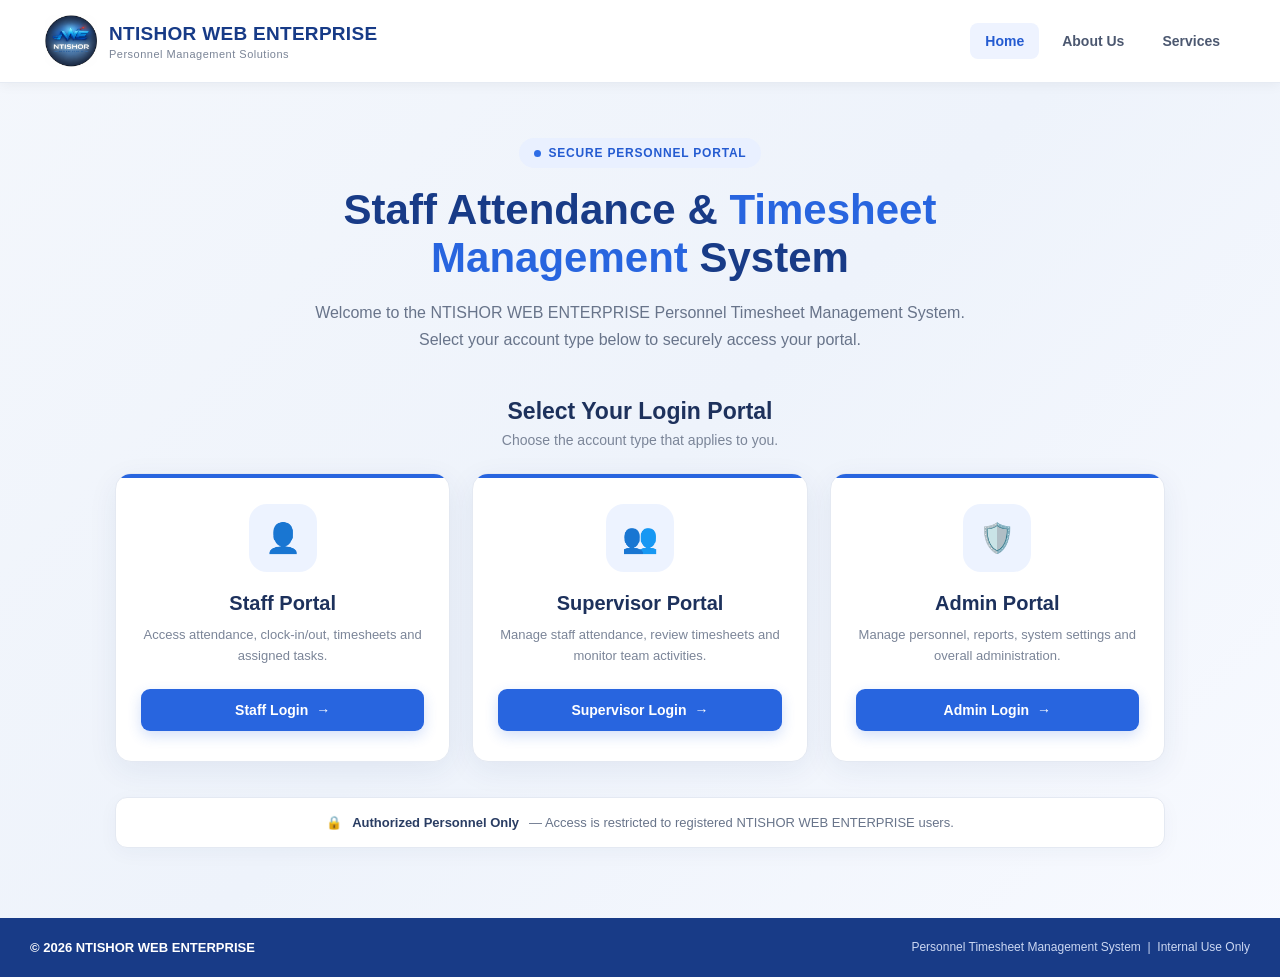
<file: index.html>
<!DOCTYPE html>
<html lang="en">
<head>
    <meta charset="UTF-8">

    <meta
        name="viewport"
        content="width=device-width, initial-scale=1.0"
    >

    <title>
        NTISHOR WEB ENTERPRISE | Personnel Timesheet Management System
    </title>


    <style>

        /* =====================================================
           RESET
        ===================================================== */

        * {
            margin: 0;
            padding: 0;
            box-sizing: border-box;
        }


        body {
            font-family:
                Arial,
                Helvetica,
                sans-serif;

            min-height: 100vh;

            background:
                linear-gradient(
                    135deg,
                    #f4f7fc 0%,
                    #eef3fb 50%,
                    #f8faff 100%
                );

            color: #17233c;

            display: flex;
            flex-direction: column;
        }


        /* =====================================================
           HEADER
        ===================================================== */

        header {
            width: 100%;

            background: #ffffff;

            border-bottom: 1px solid #e6ebf3;

            box-shadow:
                0 2px 12px rgba(0, 0, 0, 0.05);

            position: relative;

            z-index: 10;
        }


        .navbar {
            max-width: 1250px;

            margin: auto;

            padding: 15px 30px;

            display: flex;

            align-items: center;

            justify-content: space-between;
        }


        /* =====================================================
           LOGO
        ===================================================== */

        .brand {
            display: flex;

            align-items: center;

            gap: 12px;

            text-decoration: none;

            color: #173b87;
        }


        .brand img {
            width: 52px;

            height: 52px;

            object-fit: contain;

            border-radius: 10px;
        }


        .brand-text {
            display: flex;

            flex-direction: column;
        }


        .brand-name {
            font-size: 19px;

            font-weight: 800;

            letter-spacing: 0.3px;
        }


        .brand-subtitle {
            font-size: 11px;

            color: #7a8496;

            margin-top: 3px;

            letter-spacing: 0.5px;
        }


        /* =====================================================
           NAVIGATION
        ===================================================== */

        .nav-links {
            display: flex;

            align-items: center;

            gap: 8px;
        }


        .nav-links a {
            text-decoration: none;

            color: #4c5870;

            font-size: 14px;

            font-weight: 600;

            padding: 10px 15px;

            border-radius: 8px;

            transition: 0.25s ease;
        }


        .nav-links a:hover {
            background: #eef3ff;

            color: #245bd1;
        }


        .nav-links .home-link {
            color: #245bd1;

            background: #eef3ff;
        }


        /* =====================================================
           MAIN
        ===================================================== */

        main {
            flex: 1;

            width: 100%;

            max-width: 1250px;

            margin: auto;

            padding: 55px 30px 70px;
        }


        /* =====================================================
           HERO
        ===================================================== */

        .hero {
            text-align: center;

            max-width: 850px;

            margin: 0 auto 45px;
        }


        .hero-badge {
            display: inline-flex;

            align-items: center;

            gap: 8px;

            background: #e9f0ff;

            color: #245bd1;

            padding: 8px 15px;

            border-radius: 30px;

            font-size: 12px;

            font-weight: 700;

            text-transform: uppercase;

            letter-spacing: 0.8px;

            margin-bottom: 18px;
        }


        .hero-badge span {
            width: 7px;

            height: 7px;

            border-radius: 50%;

            background: #2e6de6;
        }


        .hero h1 {
            font-size: 42px;

            line-height: 1.15;

            color: #183b87;

            margin-bottom: 16px;

            font-weight: 800;
        }


        .hero h1 span {
            color: #2865df;
        }


        .hero p {
            max-width: 680px;

            margin: auto;

            color: #68748a;

            font-size: 16px;

            line-height: 1.7;
        }


        /* =====================================================
           LOGIN AREA
        ===================================================== */

        .login-section {
            max-width: 1050px;

            margin: auto;
        }


        .login-heading {
            text-align: center;

            margin-bottom: 25px;
        }


        .login-heading h2 {
            font-size: 23px;

            color: #1d315c;

            margin-bottom: 7px;
        }


        .login-heading p {
            color: #7b8598;

            font-size: 14px;
        }


        /* =====================================================
           LOGIN CARDS
        ===================================================== */

        .login-cards {
            display: grid;

            grid-template-columns:
                repeat(3, 1fr);

            gap: 22px;
        }


        .login-card {
            background: #ffffff;

            border: 1px solid #e4e9f2;

            border-radius: 16px;

            padding: 30px 25px;

            text-align: center;

            box-shadow:
                0 8px 30px rgba(25, 55, 110, 0.07);

            transition:
                transform 0.25s ease,
                box-shadow 0.25s ease,
                border-color 0.25s ease;

            position: relative;

            overflow: hidden;
        }


        .login-card::before {
            content: "";

            position: absolute;

            top: 0;

            left: 0;

            right: 0;

            height: 4px;

            background: #2865df;
        }


        .login-card:hover {
            transform: translateY(-7px);

            border-color: #cbd8f4;

            box-shadow:
                0 15px 40px rgba(25, 55, 110, 0.13);
        }


        /* =====================================================
           ICON
        ===================================================== */

        .login-icon {
            width: 68px;

            height: 68px;

            margin: 0 auto 20px;

            border-radius: 18px;

            display: flex;

            align-items: center;

            justify-content: center;

            font-size: 29px;

            background: #edf3ff;

            color: #2865df;
        }


        .login-card h3 {
            font-size: 20px;

            color: #1d315c;

            margin-bottom: 10px;
        }


        .login-card p {
            color: #7b8598;

            font-size: 13px;

            line-height: 1.6;

            min-height: 42px;

            margin-bottom: 22px;
        }


        /* =====================================================
           BUTTON
        ===================================================== */

        .login-btn {
            display: flex;

            align-items: center;

            justify-content: center;

            width: 100%;

            padding: 13px 18px;

            border-radius: 9px;

            background: #2865df;

            color: #ffffff;

            text-decoration: none;

            font-size: 14px;

            font-weight: 700;

            transition: 0.25s ease;

            box-shadow:
                0 5px 14px rgba(40, 101, 223, 0.20);
        }


        .login-btn:hover {
            background: #1e50bd;

            box-shadow:
                0 7px 18px rgba(40, 101, 223, 0.30);
        }


        .login-btn .arrow {
            margin-left: 8px;

            transition: 0.2s ease;
        }


        .login-btn:hover .arrow {
            transform: translateX(4px);
        }


        /* =====================================================
           INFORMATION STRIP
        ===================================================== */

        .info-strip {
            max-width: 1050px;

            margin: 35px auto 0;

            background: #ffffff;

            border: 1px solid #e4e9f2;

            border-radius: 12px;

            padding: 17px 22px;

            display: flex;

            align-items: center;

            justify-content: center;

            gap: 10px;

            color: #68748a;

            font-size: 13px;

            box-shadow:
                0 5px 20px rgba(25, 55, 110, 0.04);
        }


        .info-strip strong {
            color: #2a3d63;
        }


        /* =====================================================
           FOOTER
        ===================================================== */

        footer {
            background: #183b87;

            color: #ffffff;

            padding: 22px 30px;
        }


        .footer-content {
            max-width: 1250px;

            margin: auto;

            display: flex;

            align-items: center;

            justify-content: space-between;

            gap: 20px;
        }


        .footer-brand {
            font-weight: 700;

            font-size: 13px;
        }


        .footer-text {
            font-size: 12px;

            color: #cbd7f2;
        }


        /* =====================================================
           MOBILE
        ===================================================== */

        @media (max-width: 850px) {

            .navbar {
                padding: 14px 20px;
            }


            .brand-name {
                font-size: 16px;
            }


            .brand-subtitle {
                display: none;
            }


            .nav-links {
                gap: 2px;
            }


            .nav-links a {
                padding: 8px 9px;

                font-size: 12px;
            }


            main {
                padding:
                    40px 20px
                    55px;
            }


            .hero h1 {
                font-size: 32px;
            }


            .login-cards {
                grid-template-columns: 1fr;

                max-width: 480px;

                margin: auto;
            }


            .login-card {
                padding: 25px;
            }
        }


        @media (max-width: 550px) {

            .navbar {
                flex-direction: column;

                gap: 12px;
            }


            .brand {
                width: 100%;

                justify-content: center;
            }


            .nav-links {
                width: 100%;

                justify-content: center;
            }


            .hero {
                margin-bottom: 35px;
            }


            .hero h1 {
                font-size: 27px;
            }


            .hero p {
                font-size: 14px;
            }


            .login-heading h2 {
                font-size: 20px;
            }


            .info-strip {
                text-align: center;

                line-height: 1.6;
            }


            .footer-content {
                flex-direction: column;

                text-align: center;
            }
        }

    </style>

</head>


<body>


<!-- =====================================================
     HEADER
===================================================== -->

<header>

    <div class="navbar">


        <!-- BRAND -->

        <a href="index.html" class="brand">

            <img
                src="IMAGES/LOGO1.png"
                alt="NTISHOR WEB ENTERPRISE Logo"
            >

            <div class="brand-text">

                <div class="brand-name">
                    NTISHOR WEB ENTERPRISE
                </div>

                <div class="brand-subtitle">
                    Personnel Management Solutions
                </div>

            </div>

        </a>


        <!-- NAVIGATION -->

        <nav class="nav-links">

            <a
                href="index.html#About"
                class="home-link"
            >
                Home
            </a>

            <a href="index2.html#About">
                About Us
            </a>

            <a href="index2.html#Service">
                Services
            </a>

        </nav>

    </div>

</header>


<!-- =====================================================
     MAIN CONTENT
===================================================== -->

<main>


    <!-- HERO -->

    <section class="hero">

        <div class="hero-badge">

            <span></span>

            Secure Personnel Portal

        </div>


        <h1>

            Staff Attendance &

            <span>Timesheet Management</span>

            System

        </h1>


        <p>

            Welcome to the NTISHOR WEB ENTERPRISE Personnel
            Timesheet Management System. Select your account
            type below to securely access your portal.

        </p>

    </section>



    <!-- LOGIN SECTION -->

    <section class="login-section">


        <div class="login-heading">

            <h2>
                Select Your Login Portal
            </h2>

            <p>
                Choose the account type that applies to you.
            </p>

        </div>



        <!-- LOGIN CARDS -->

        <div class="login-cards">


            <!-- STAFF -->

            <div class="login-card">

                <div class="login-icon">
                    👤
                </div>

                <h3>
                    Staff Portal
                </h3>

                <p>
                    Access attendance, clock-in/out,
                    timesheets and assigned tasks.
                </p>

                <a
                    href="staff_login.php"
                    class="login-btn"
                >
                    Staff Login

                    <span class="arrow">
                        →
                    </span>

                </a>

            </div>



            <!-- SUPERVISOR -->

            <div class="login-card">

                <div class="login-icon">
                    👥
                </div>

                <h3>
                    Supervisor Portal
                </h3>

                <p>
                    Manage staff attendance, review
                    timesheets and monitor team activities.
                </p>

                <a
                    href="supervisor_login.php"
                    class="login-btn"
                >
                    Supervisor Login

                    <span class="arrow">
                        →
                    </span>

                </a>

            </div>



            <!-- ADMIN -->

            <div class="login-card">

                <div class="login-icon">
                    🛡️
                </div>

                <h3>
                    Admin Portal
                </h3>

                <p>
                    Manage personnel, reports, system
                    settings and overall administration.
                </p>

                <a
                    href="admin_login.php"
                    class="login-btn"
                >
                    Admin Login

                    <span class="arrow">
                        →
                    </span>

                </a>

            </div>


        </div>


        <!-- INFORMATION -->

        <div class="info-strip">

            🔒

            <strong>
                Authorized Personnel Only
            </strong>

            <span>
                — Access is restricted to registered
                NTISHOR WEB ENTERPRISE users.
            </span>

        </div>


    </section>

</main>


<!-- =====================================================
     FOOTER
===================================================== -->

<footer>

    <div class="footer-content">

        <div class="footer-brand">

            © 2026 NTISHOR WEB ENTERPRISE

        </div>

        <div class="footer-text">

            Personnel Timesheet Management System
            &nbsp;|&nbsp;
            Internal Use Only

        </div>

    </div>

</footer>

</body>
</html>
</file>
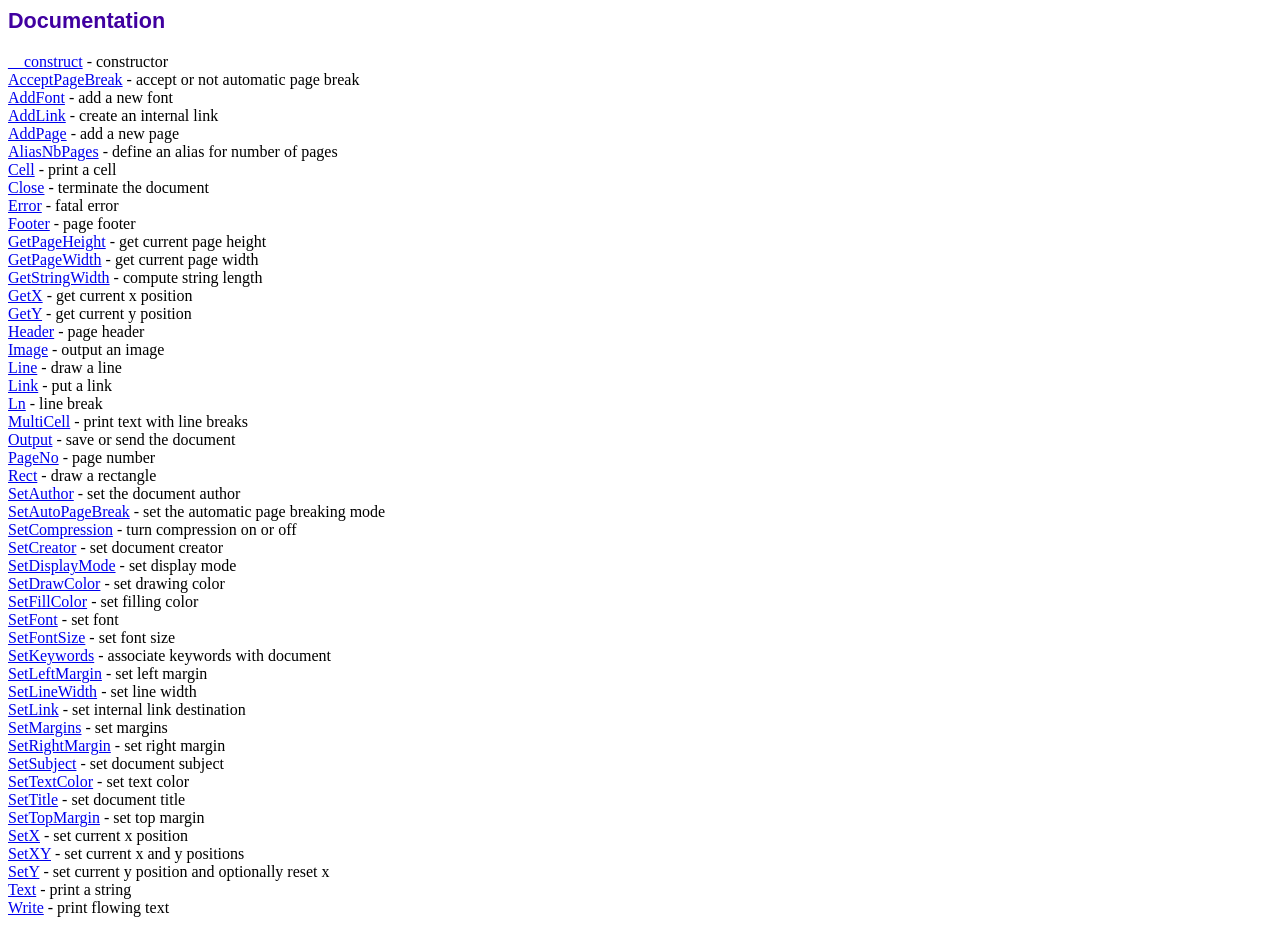
<file: fpdf186/doc/index.htm>
<!DOCTYPE html PUBLIC "-//W3C//DTD HTML 4.01 Transitional//EN">
<html>
<head>
<meta http-equiv="Content-Type" content="text/html; charset=UTF-8">
<title>Documentation</title>
<link type="text/css" rel="stylesheet" href="../fpdf.css">
</head>
<body>
<h1>Documentation</h1>
<a href="__construct.htm">__construct</a> - constructor<br>
<a href="acceptpagebreak.htm">AcceptPageBreak</a> - accept or not automatic page break<br>
<a href="addfont.htm">AddFont</a> - add a new font<br>
<a href="addlink.htm">AddLink</a> - create an internal link<br>
<a href="addpage.htm">AddPage</a> - add a new page<br>
<a href="aliasnbpages.htm">AliasNbPages</a> - define an alias for number of pages<br>
<a href="cell.htm">Cell</a> - print a cell<br>
<a href="close.htm">Close</a> - terminate the document<br>
<a href="error.htm">Error</a> - fatal error<br>
<a href="footer.htm">Footer</a> - page footer<br>
<a href="getpageheight.htm">GetPageHeight</a> - get current page height<br>
<a href="getpagewidth.htm">GetPageWidth</a> - get current page width<br>
<a href="getstringwidth.htm">GetStringWidth</a> - compute string length<br>
<a href="getx.htm">GetX</a> - get current x position<br>
<a href="gety.htm">GetY</a> - get current y position<br>
<a href="header.htm">Header</a> - page header<br>
<a href="image.htm">Image</a> - output an image<br>
<a href="line.htm">Line</a> - draw a line<br>
<a href="link.htm">Link</a> - put a link<br>
<a href="ln.htm">Ln</a> - line break<br>
<a href="multicell.htm">MultiCell</a> - print text with line breaks<br>
<a href="output.htm">Output</a> - save or send the document<br>
<a href="pageno.htm">PageNo</a> - page number<br>
<a href="rect.htm">Rect</a> - draw a rectangle<br>
<a href="setauthor.htm">SetAuthor</a> - set the document author<br>
<a href="setautopagebreak.htm">SetAutoPageBreak</a> - set the automatic page breaking mode<br>
<a href="setcompression.htm">SetCompression</a> - turn compression on or off<br>
<a href="setcreator.htm">SetCreator</a> - set document creator<br>
<a href="setdisplaymode.htm">SetDisplayMode</a> - set display mode<br>
<a href="setdrawcolor.htm">SetDrawColor</a> - set drawing color<br>
<a href="setfillcolor.htm">SetFillColor</a> - set filling color<br>
<a href="setfont.htm">SetFont</a> - set font<br>
<a href="setfontsize.htm">SetFontSize</a> - set font size<br>
<a href="setkeywords.htm">SetKeywords</a> - associate keywords with document<br>
<a href="setleftmargin.htm">SetLeftMargin</a> - set left margin<br>
<a href="setlinewidth.htm">SetLineWidth</a> - set line width<br>
<a href="setlink.htm">SetLink</a> - set internal link destination<br>
<a href="setmargins.htm">SetMargins</a> - set margins<br>
<a href="setrightmargin.htm">SetRightMargin</a> - set right margin<br>
<a href="setsubject.htm">SetSubject</a> - set document subject<br>
<a href="settextcolor.htm">SetTextColor</a> - set text color<br>
<a href="settitle.htm">SetTitle</a> - set document title<br>
<a href="settopmargin.htm">SetTopMargin</a> - set top margin<br>
<a href="setx.htm">SetX</a> - set current x position<br>
<a href="setxy.htm">SetXY</a> - set current x and y positions<br>
<a href="sety.htm">SetY</a> - set current y position and optionally reset x<br>
<a href="text.htm">Text</a> - print a string<br>
<a href="write.htm">Write</a> - print flowing text<br>
</body>
</html>
</file>
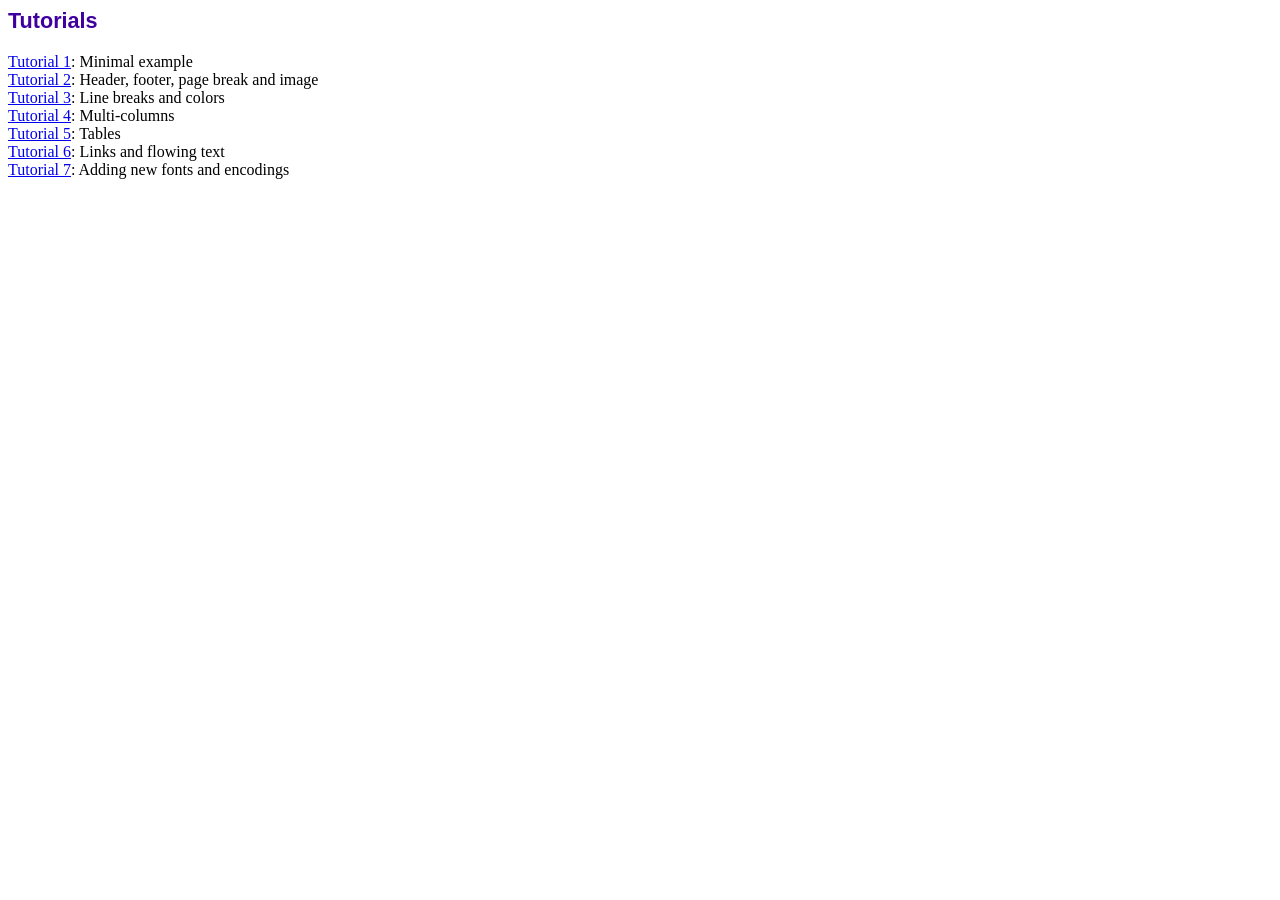
<file: fpdf186/tutorial/index.htm>
<!DOCTYPE html PUBLIC "-//W3C//DTD HTML 4.01 Transitional//EN">
<html>
<head>
<meta http-equiv="Content-Type" content="text/html; charset=UTF-8">
<title>Tutorials</title>
<link type="text/css" rel="stylesheet" href="../fpdf.css">
</head>
<body>
<h1>Tutorials</h1>
<ul style="list-style-type:none; margin-left:0; padding-left:0">
<li><a href="tuto1.htm">Tutorial 1</a>: Minimal example</li>
<li><a href="tuto2.htm">Tutorial 2</a>: Header, footer, page break and image</li>
<li><a href="tuto3.htm">Tutorial 3</a>: Line breaks and colors</li>
<li><a href="tuto4.htm">Tutorial 4</a>: Multi-columns</li>
<li><a href="tuto5.htm">Tutorial 5</a>: Tables</li>
<li><a href="tuto6.htm">Tutorial 6</a>: Links and flowing text</li>
<li><a href="tuto7.htm">Tutorial 7</a>: Adding new fonts and encodings</li>
</ul>
</body>
</html>
</file>
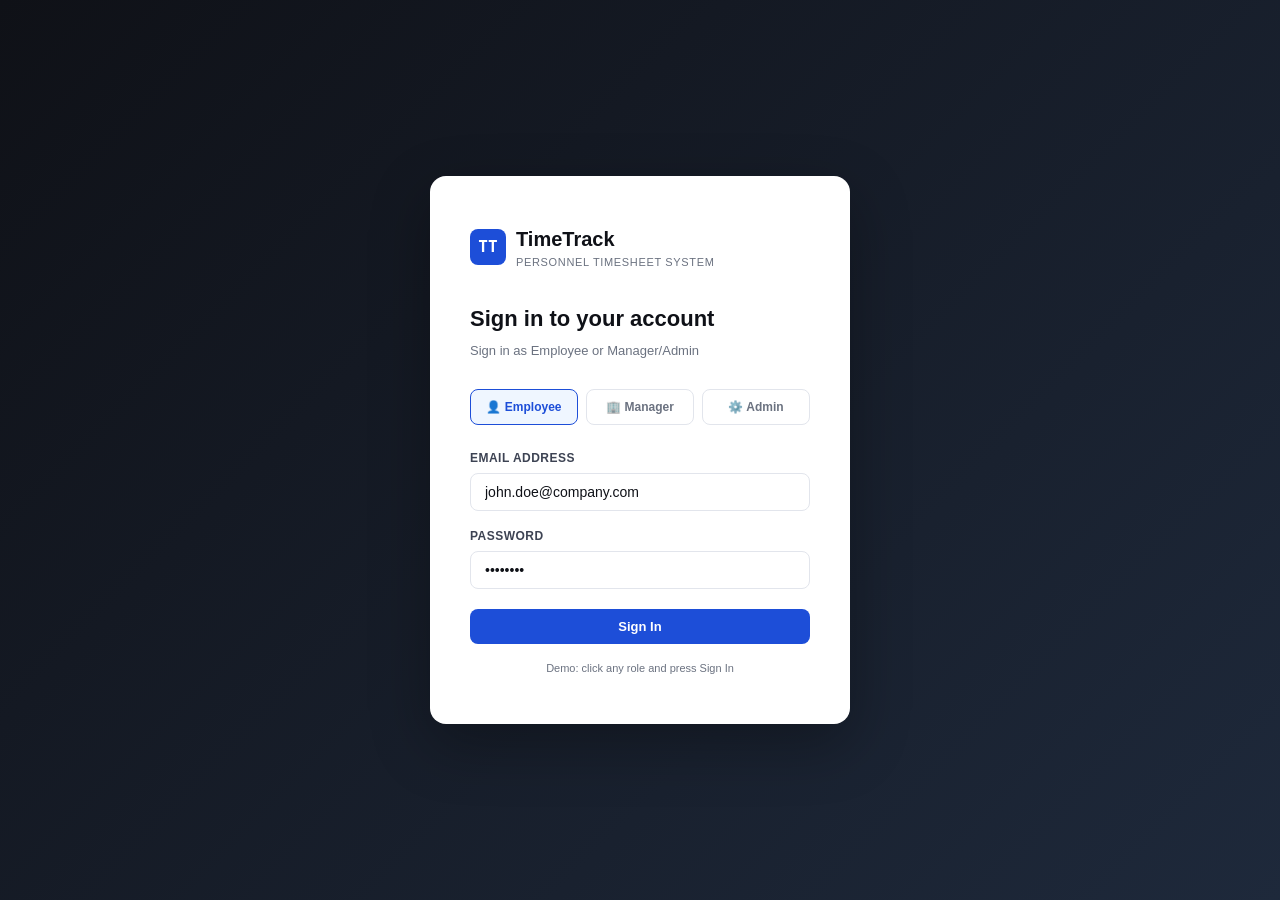
<file: index1.html>
<!DOCTYPE html>
<html lang="en">
<head>
<meta charset="UTF-8">
<meta name="viewport" content="width=device-width, initial-scale=1.0">
<title>NTISHOR WEB ENTERPRISE — Personnel Timesheet System</title>
<link rel="stylesheet" href="styles1.css">
</head>
<body>

<!-- AUTH SCREEN -->
<div id="auth-screen">
  <div class="auth-card">
    <div class="auth-logo">
      <div class="auth-logo-mark">TT</div>
      <div>
        <div class="auth-logo-text">TimeTrack</div>
        <div class="auth-logo-sub">Personnel Timesheet System</div>
      </div>
    </div>
    <h2 class="auth-title">Sign in to your account</h2>
    <p class="auth-sub">Sign in as Employee or Manager/Admin</p>
    <div class="role-pills">
      <div class="role-pill active" onclick="selectRole('employee', this)">👤 Employee</div>
      <div class="role-pill" onclick="selectRole('manager', this)">🏢 Manager</div>
      <div class="role-pill" onclick="selectRole('admin', this)">⚙️ Admin</div>
    </div>
    <div class="form-group">
      <label>Email Address</label>
      <input class="form-control" type="email" id="auth-email" placeholder="you@company.com" value="john.doe@company.com">
    </div>
    <div class="form-group">
      <label>Password</label>
      <input class="form-control" type="password" id="auth-pass" placeholder="••••••••" value="••••••••">
    </div>
    <button class="btn btn-primary btn-full" onclick="doLogin()" style="margin-top:4px;">Sign In</button>
    <p style="font-size:11px;color:var(--ink-faint);text-align:center;margin-top:16px;">Demo: click any role and press Sign In</p>
  </div>
</div>

<!-- APP -->
<div id="app">
  <!-- SIDEBAR -->
  <aside class="sidebar">
    <div class="sidebar-brand">
      <div class="sidebar-brand-mark">TT</div>
      <div>
        <div class="sidebar-brand-name">TimeTrack</div>
        <div class="sidebar-brand-tagline">Timesheet System</div>
      </div>
    </div>
    <div class="sidebar-user">
      <div class="sidebar-avatar" id="sb-avatar">JD</div>
      <div>
        <div class="sidebar-user-name" id="sb-name">John Doe</div>
        <div class="sidebar-user-role" id="sb-role">Employee</div>
      </div>
    </div>
    <nav class="sidebar-nav" id="sidebar-nav"></nav>
    <div class="sidebar-footer">
      <div class="btn-logout" onclick="doLogout()">
        <svg viewBox="0 0 24 24" fill="none" stroke="currentColor" stroke-width="2" width="14" height="14"><path d="M9 21H5a2 2 0 01-2-2V5a2 2 0 012-2h4M16 17l5-5-5-5M21 12H9"/></svg>
        Sign out
      </div>
    </div>
  </aside>

  <!-- MAIN -->
  <div class="main">
    <header class="topbar">
      <div>
        <div class="topbar-title" id="topbar-title">Dashboard</div>
        <div class="topbar-breadcrumb" id="topbar-breadcrumb">TimeTrack / Dashboard</div>
      </div>
      <div class="topbar-right">
        <div class="clock-badge" id="topbar-clock-badge">
          <div class="clock-dot"></div>
          <span id="topbar-clock">08:32:14</span>
        </div>
      </div>
    </header>

    <div class="content">
      <!-- DASHBOARD VIEW -->
      <div class="view active" id="view-dashboard">
        <div class="stats-grid" id="dash-stats"></div>
        <div style="display:grid;grid-template-columns:1fr 1fr;gap:20px;" id="dash-lower"></div>
      </div>

      <!-- CLOCK VIEW -->
      <div class="view" id="view-clock">
        <div class="clock-panel">
          <div class="clock-status out" id="clock-status-badge">
            <span id="clock-status-dot">●</span> <span id="clock-status-text">Clocked Out</span>
          </div>
          <div class="live-clock" id="clock-time">--:--:--</div>
          <div class="live-date" id="clock-date">--</div>
          <div class="clock-actions">
            <button class="btn-clock-in" id="btn-ci" onclick="clockIn()">Clock In</button>
            <button class="btn-clock-out" id="btn-co" onclick="clockOut()" disabled>Clock Out</button>
          </div>
        </div>
        <div class="card">
          <div class="card-header">
            <span class="card-title">Today's Time Log</span>
            <span class="badge badge-blue" id="today-total-badge">0h 0m today</span>
          </div>
          <div class="table-wrap">
            <table id="clock-log-table">
              <thead><tr><th>#</th><th>Date</th><th>Clock In</th><th>Clock Out</th><th>Duration</th><th>Status</th></tr></thead>
              <tbody id="clock-log-body"></tbody>
            </table>
          </div>
        </div>
      </div>

      <!-- TIMESHEET VIEW -->
      <div class="view" id="view-timesheet">
        <div class="week-nav">
          <button class="week-nav-btn" onclick="changeWeek(-1)">&#8592;</button>
          <span class="week-label" id="week-label">Week of ...</span>
          <button class="week-nav-btn" onclick="changeWeek(1)">&#8594;</button>
          <button class="btn btn-outline btn-sm" onclick="goToCurrentWeek()">This Week</button>
          <div style="margin-left:auto;display:flex;gap:8px;">
            <button class="btn btn-outline btn-sm" onclick="saveTimesheet()">Save Draft</button>
            <button class="btn btn-primary btn-sm" onclick="submitTimesheet()">Submit for Approval</button>
          </div>
        </div>
        <div class="card">
          <div class="card-header">
            <span class="card-title">Weekly Timesheet</span>
            <span class="badge badge-blue" id="ts-total-label">Total: 0h</span>
          </div>
          <div class="card-body" style="padding:0;overflow-x:auto;">
            <div id="timesheet-grid" style="min-width:700px;"></div>
          </div>
          <div style="padding:16px 20px;border-top:1px solid var(--rule);">
            <div class="form-group" style="margin-bottom:0;">
              <label>Notes / Comments</label>
              <textarea class="form-control" id="ts-notes" placeholder="Add any notes about this week's work..."></textarea>
            </div>
          </div>
        </div>
      </div>

      <!-- APPROVALS VIEW -->
      <div class="view" id="view-approvals">
        <div class="tabs">
          <div class="tab active" onclick="switchApprovalTab('pending', this)">Pending <span class="badge badge-amber" id="pending-count" style="margin-left:4px;">0</span></div>
          <div class="tab" onclick="switchApprovalTab('approved', this)">Approved</div>
          <div class="tab" onclick="switchApprovalTab('rejected', this)">Rejected</div>
        </div>
        <div class="card">
          <div class="card-header">
            <span class="card-title" id="approval-list-title">Pending Approvals</span>
          </div>
          <div id="approval-list"></div>
        </div>
      </div>

      <!-- REPORTS VIEW -->
      <div class="view" id="view-reports">
        <div class="report-grid" style="margin-bottom:24px;">
          <div class="report-card" onclick="generateReport('hours')">
            <div class="report-icon" style="background:var(--accent-light);">📊</div>
            <div class="report-name">Hours Summary</div>
            <div class="report-desc">Total hours by employee for any date range</div>
          </div>
          <div class="report-card" onclick="generateReport('attendance')">
            <div class="report-icon" style="background:var(--green-light);">✅</div>
            <div class="report-name">Attendance Report</div>
            <div class="report-desc">Daily attendance and punctuality tracking</div>
          </div>
          <div class="report-card" onclick="generateReport('overtime')">
            <div class="report-icon" style="background:var(--amber-light);">⏱️</div>
            <div class="report-name">Overtime Report</div>
            <div class="report-desc">Identify employees with overtime hours</div>
          </div>
          <div class="report-card" onclick="generateReport('department')">
            <div class="report-icon" style="background:var(--purple-light);">🏢</div>
            <div class="report-name">Department Summary</div>
            <div class="report-desc">Hours breakdown by department</div>
          </div>
        </div>

        <div class="card" id="report-output" style="display:none;">
          <div class="card-header">
            <span class="card-title" id="report-title">Report</span>
            <div style="display:flex;gap:8px;">
              <button class="btn btn-outline btn-sm" onclick="exportCSV()">Export CSV</button>
              <button class="btn btn-outline btn-sm" onclick="printReport()">Print</button>
            </div>
          </div>
          <div class="card-body" id="report-body"></div>
        </div>
      </div>

      <!-- ADMIN VIEW -->
      <div class="view" id="view-admin">
        <div class="tabs">
          <div class="tab active" onclick="switchAdminTab('personnel', this)">Personnel</div>
          <div class="tab" onclick="switchAdminTab('settings', this)">Settings</div>
        </div>
        <div id="admin-personnel-view">
          <div class="card" style="margin-bottom:20px;">
            <div class="card-header">
              <span class="card-title">All Personnel</span>
              <button class="btn btn-primary btn-sm" onclick="openAddEmployee()">+ Add Employee</button>
            </div>
            <div id="personnel-list"></div>
          </div>
        </div>
        <div id="admin-settings-view" style="display:none;">
          <div class="card">
            <div class="card-header"><span class="card-title">System Settings</span></div>
            <div class="card-body">
              <div class="form-row">
                <div class="form-group">
                  <label>Company Name</label>
                  <input class="form-control" value="Acme Corporation">
                </div>
                <div class="form-group">
                  <label>Work Week Start</label>
                  <select class="form-control">
                    <option>Monday</option><option>Sunday</option>
                  </select>
                </div>
              </div>
              <div class="form-row">
                <div class="form-group">
                  <label>Standard Hours / Day</label>
                  <input class="form-control" type="number" value="8">
                </div>
                <div class="form-group">
                  <label>Overtime Threshold (hrs/week)</label>
                  <input class="form-control" type="number" value="40">
                </div>
              </div>
              <button class="btn btn-primary" onclick="toast('Settings saved', 'success')">Save Settings</button>
            </div>
          </div>
        </div>
      </div>

      <!-- MY TIMESHEETS (employee) -->
      <div class="view" id="view-my-timesheets">
        <div class="card">
          <div class="card-header">
            <span class="card-title">My Submitted Timesheets</span>
          </div>
          <div class="table-wrap">
            <table>
              <thead><tr><th>Week</th><th>Total Hours</th><th>Submitted</th><th>Status</th><th>Action</th></tr></thead>
              <tbody id="my-ts-body"></tbody>
            </table>
          </div>
        </div>
      </div>
    </div><!-- /content -->
  </div><!-- /main -->
</div><!-- /app -->

<!-- MODALS -->
<div class="modal-overlay" id="modal-reject">
  <div class="modal">
    <div class="modal-header">
      <div class="modal-title">Reject Timesheet</div>
      <span class="modal-close" onclick="closeModal('modal-reject')">✕</span>
    </div>
    <div class="form-group">
      <label>Reason for Rejection</label>
      <textarea class="form-control" id="reject-reason" placeholder="Explain why this timesheet is being rejected..."></textarea>
    </div>
    <div class="modal-footer">
      <button class="btn btn-outline" onclick="closeModal('modal-reject')">Cancel</button>
      <button class="btn btn-danger" onclick="confirmReject()">Reject Timesheet</button>
    </div>
  </div>
</div>

<div class="modal-overlay" id="modal-add-employee">
  <div class="modal">
    <div class="modal-header">
      <div class="modal-title">Add New Employee</div>
      <span class="modal-close" onclick="closeModal('modal-add-employee')">✕</span>
    </div>
    <div class="form-row">
      <div class="form-group">
        <label>First Name</label>
        <input class="form-control" id="emp-fname" placeholder="First name">
      </div>
      <div class="form-group">
        <label>Last Name</label>
        <input class="form-control" id="emp-lname" placeholder="Last name">
      </div>
    </div>
    <div class="form-row">
      <div class="form-group">
        <label>Email</label>
        <input class="form-control" id="emp-email" type="email" placeholder="email@company.com">
      </div>
      <div class="form-group">
        <label>Role</label>
        <select class="form-control" id="emp-role">
          <option>Employee</option><option>Manager</option><option>Admin</option>
        </select>
      </div>
    </div>
    <div class="form-row">
      <div class="form-group">
        <label>Department</label>
        <select class="form-control" id="emp-dept">
          <option>Engineering</option><option>Marketing</option><option>Finance</option><option>HR</option><option>Operations</option><option>Sales</option>
        </select>
      </div>
      <div class="form-group">
        <label>Start Date</label>
        <input class="form-control" id="emp-start" type="date">
      </div>
    </div>
    <div class="modal-footer">
      <button class="btn btn-outline" onclick="closeModal('modal-add-employee')">Cancel</button>
      <button class="btn btn-primary" onclick="addEmployee()">Add Employee</button>
    </div>
  </div>
</div>

<div id="toast-container"></div>

<script src="script.js"></script>
</html>
</file>
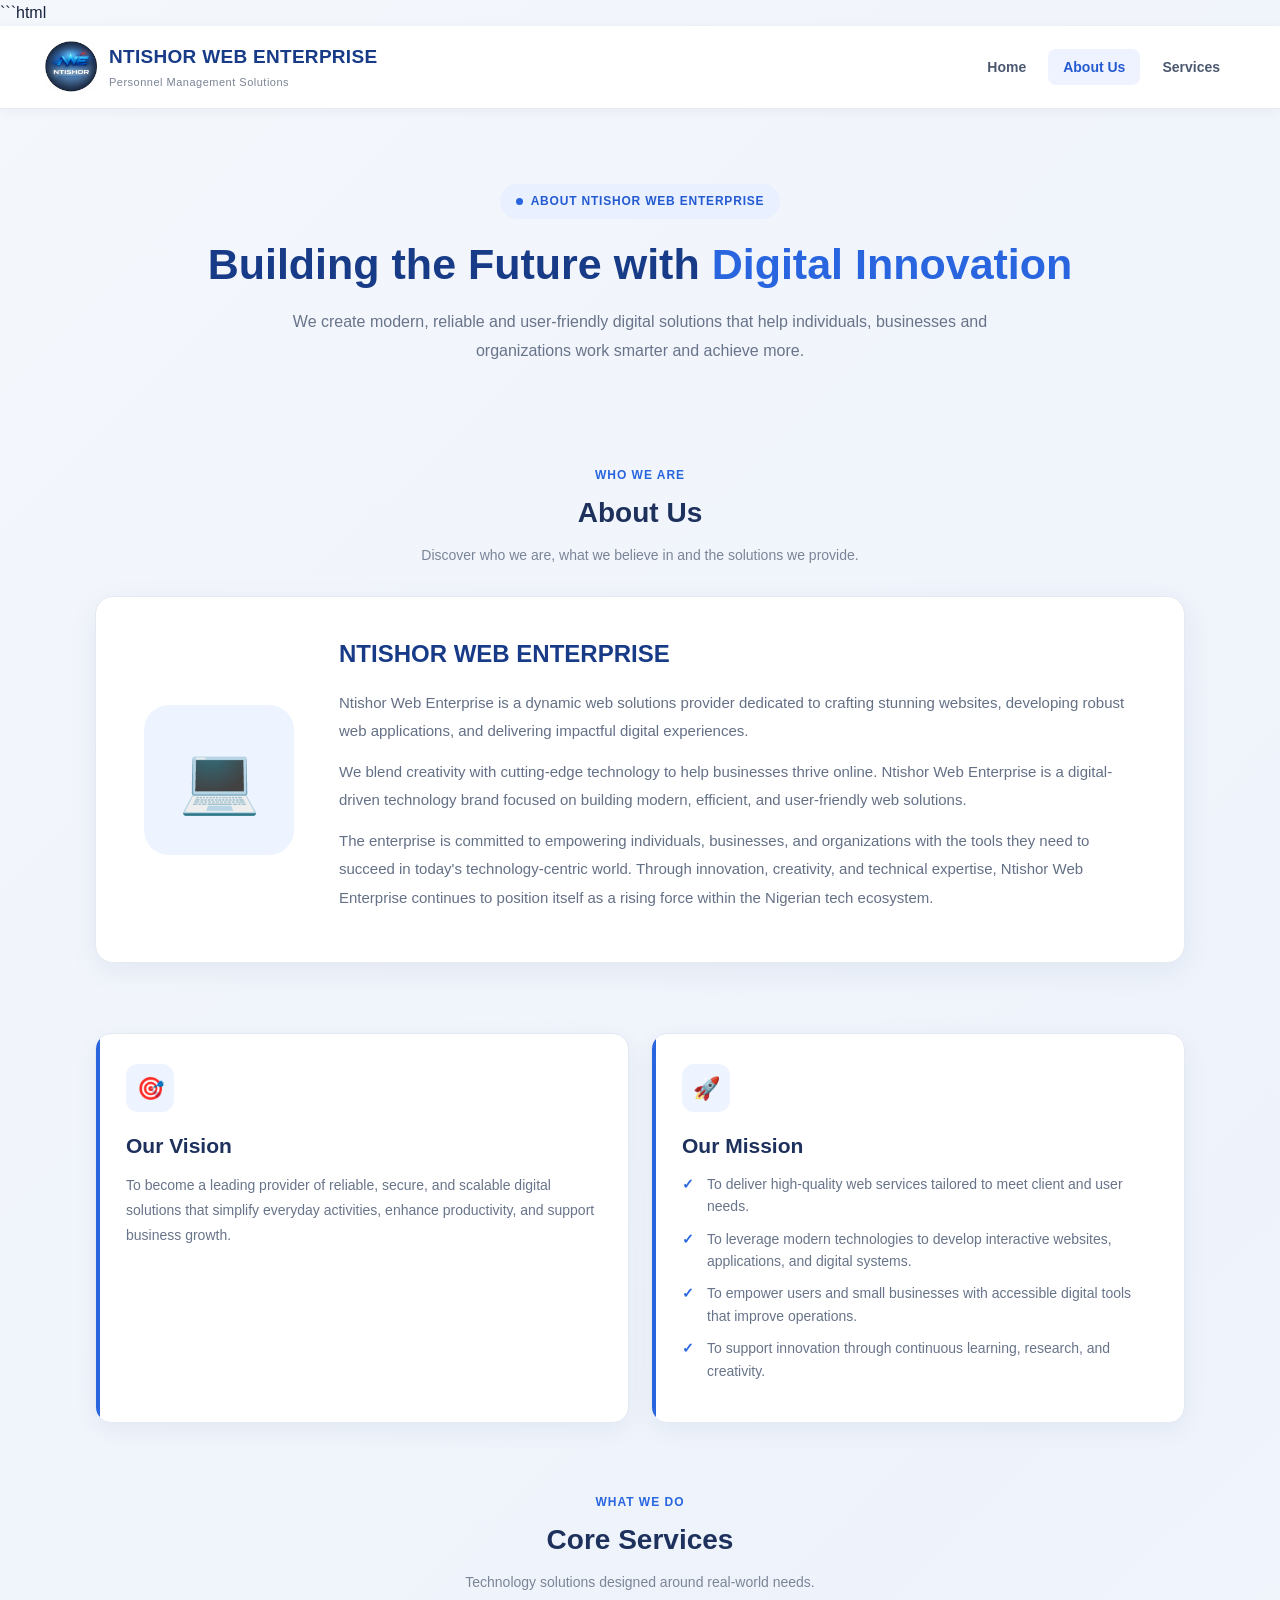
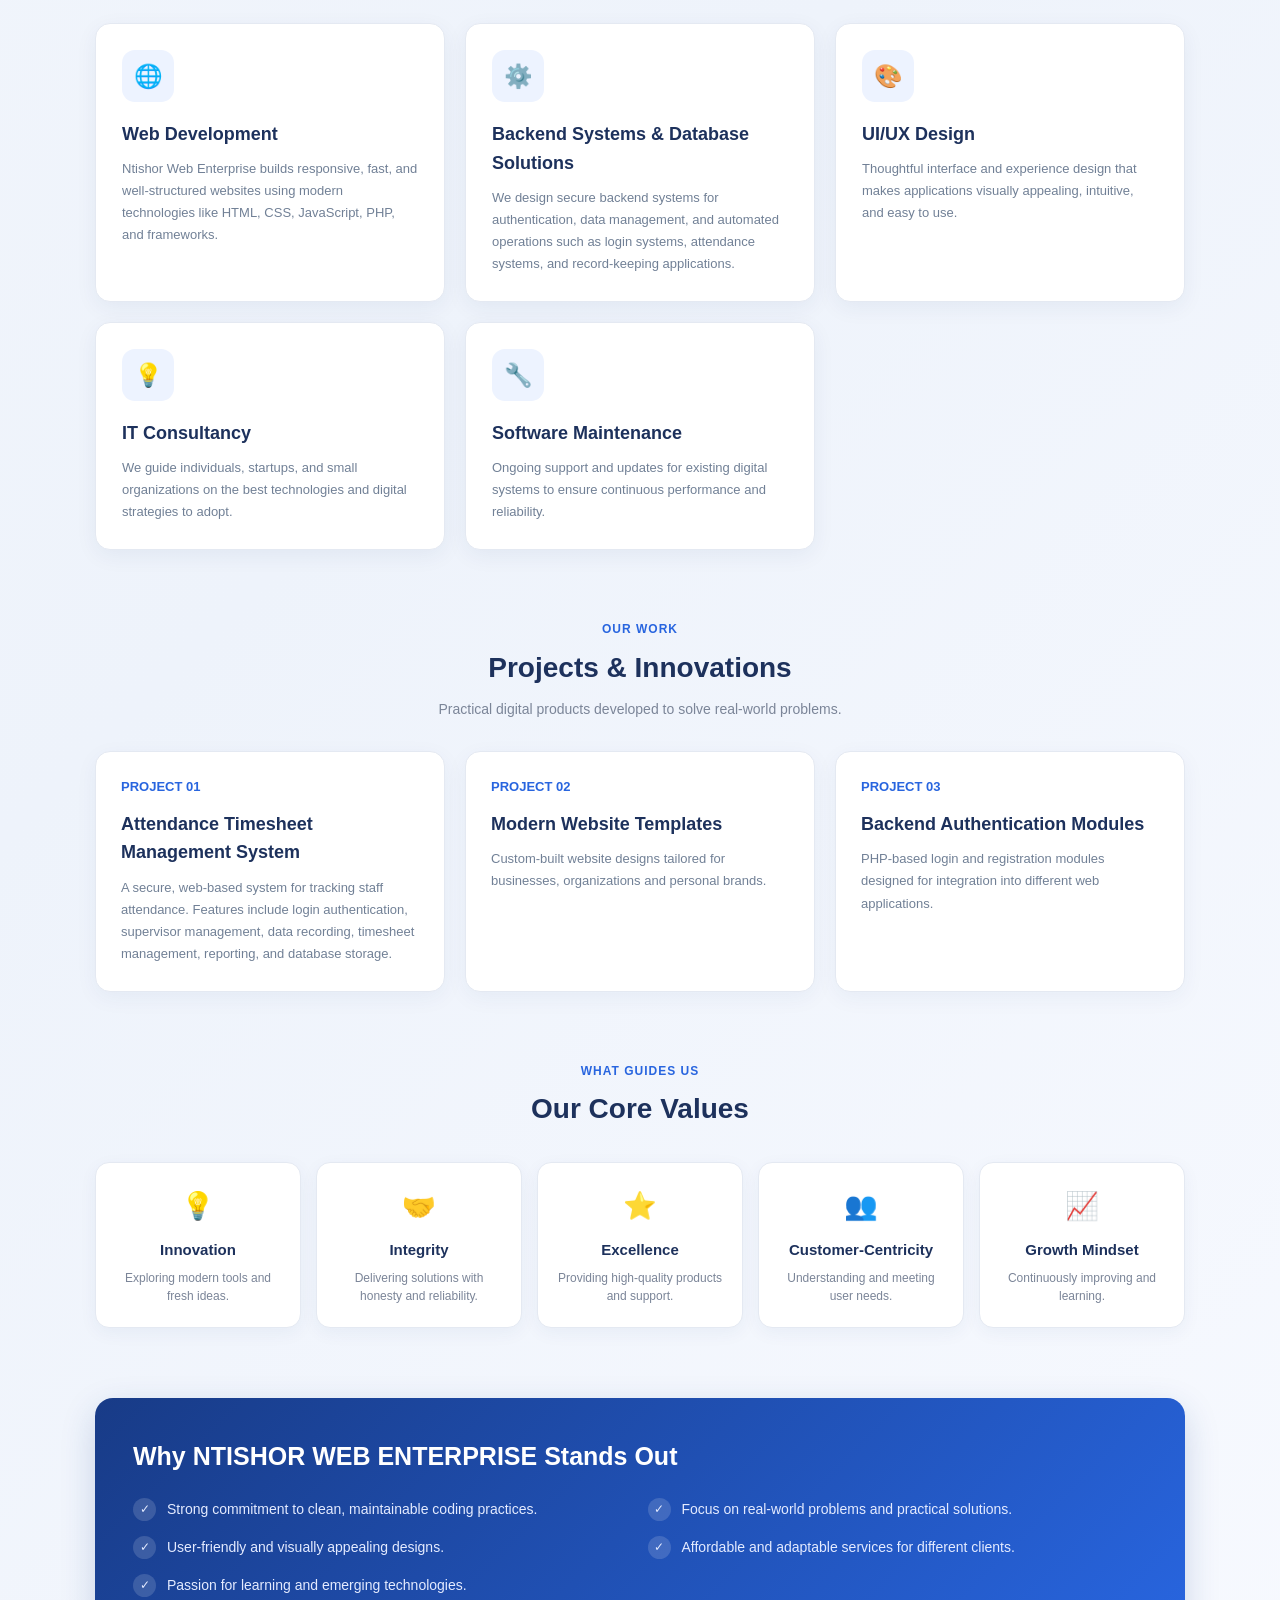
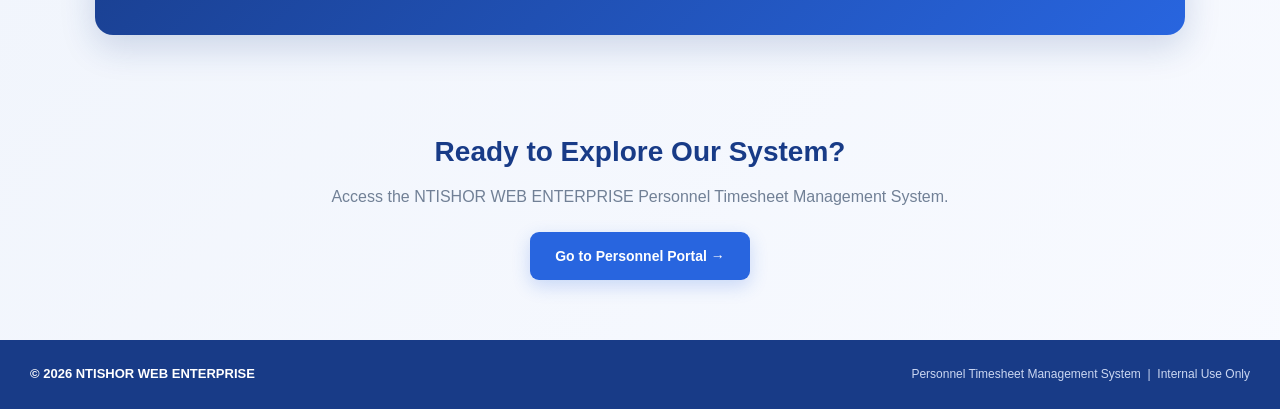
<file: index2.html>
```html
<!DOCTYPE html>
<html lang="en">

<head>

    <meta charset="UTF-8">

    <meta
        name="viewport"
        content="width=device-width, initial-scale=1.0"
    >

    <title>
        NTISHOR WEB ENTERPRISE | About Us & Services
    </title>


    <style>

        /* =====================================================
           RESET
        ===================================================== */

        * {
            margin: 0;
            padding: 0;
            box-sizing: border-box;
        }


        html {
            scroll-behavior: smooth;
        }


        body {
            font-family:
                Arial,
                Helvetica,
                sans-serif;

            background:
                linear-gradient(
                    135deg,
                    #f4f7fc 0%,
                    #eef3fb 50%,
                    #f8faff 100%
                );

            color: #17233c;

            line-height: 1.6;
        }


        /* =====================================================
           HEADER
        ===================================================== */

        header {
            width: 100%;

            background: #ffffff;

            border-bottom: 1px solid #e6ebf3;

            box-shadow:
                0 2px 12px rgba(0, 0, 0, 0.05);

            position: sticky;

            top: 0;

            z-index: 1000;
        }


        .navbar {
            max-width: 1250px;

            margin: auto;

            padding: 15px 30px;

            display: flex;

            align-items: center;

            justify-content: space-between;
        }


        /* =====================================================
           BRAND
        ===================================================== */

        .brand {
            display: flex;

            align-items: center;

            gap: 12px;

            text-decoration: none;

            color: #173b87;
        }


        .brand img {
            width: 52px;

            height: 52px;

            object-fit: contain;

            border-radius: 10px;
        }


        .brand-text {
            display: flex;

            flex-direction: column;
        }


        .brand-name {
            font-size: 19px;

            font-weight: 800;

            letter-spacing: 0.3px;
        }


        .brand-subtitle {
            font-size: 11px;

            color: #7a8496;

            margin-top: 2px;

            letter-spacing: 0.5px;
        }


        /* =====================================================
           NAVIGATION
        ===================================================== */

        .nav-links {
            display: flex;

            align-items: center;

            gap: 7px;

            list-style: none;
        }


        .nav-links a {
            text-decoration: none;

            color: #4c5870;

            font-size: 14px;

            font-weight: 600;

            padding: 10px 15px;

            border-radius: 8px;

            transition: 0.25s ease;
        }


        .nav-links a:hover {
            background: #eef3ff;

            color: #245bd1;
        }


        .nav-links .active {
            background: #eef3ff;

            color: #245bd1;
        }


        /* =====================================================
           HERO
        ===================================================== */

        .hero {
            max-width: 1250px;

            margin: auto;

            padding: 75px 30px 65px;

            text-align: center;
        }


        .hero-badge {
            display: inline-flex;

            align-items: center;

            gap: 8px;

            background: #e9f0ff;

            color: #245bd1;

            padding: 8px 16px;

            border-radius: 30px;

            font-size: 12px;

            font-weight: 700;

            text-transform: uppercase;

            letter-spacing: 0.8px;

            margin-bottom: 20px;
        }


        .hero-badge span {
            width: 7px;

            height: 7px;

            border-radius: 50%;

            background: #2865df;
        }


        .hero h1 {
            font-size: 43px;

            color: #183b87;

            line-height: 1.2;

            margin-bottom: 18px;
        }


        .hero h1 span {
            color: #2865df;
        }


        .hero p {
            max-width: 750px;

            margin: auto;

            color: #68748a;

            font-size: 16px;

            line-height: 1.8;
        }


        /* =====================================================
           GENERAL SECTION
        ===================================================== */

        .section {
            max-width: 1150px;

            margin: auto;

            padding: 35px 30px;
        }


        .section-header {
            text-align: center;

            margin-bottom: 30px;
        }


        .section-header .label {
            color: #2865df;

            font-size: 12px;

            font-weight: 800;

            text-transform: uppercase;

            letter-spacing: 1px;

            margin-bottom: 6px;
        }


        .section-header h2 {
            color: #1d315c;

            font-size: 28px;

            margin-bottom: 8px;
        }


        .section-header p {
            color: #7b8598;

            max-width: 650px;

            margin: auto;

            font-size: 14px;
        }


        /* =====================================================
           ABOUT CARD
        ===================================================== */

        .about-card {
            background: #ffffff;

            border: 1px solid #e4e9f2;

            border-radius: 18px;

            padding: 38px;

            box-shadow:
                0 8px 30px rgba(25, 55, 110, 0.07);

            display: grid;

            grid-template-columns: 170px 1fr;

            gap: 35px;

            align-items: center;
        }


        .about-icon {
            width: 150px;

            height: 150px;

            border-radius: 25px;

            background: #edf3ff;

            display: flex;

            align-items: center;

            justify-content: center;

            margin: auto;

            font-size: 65px;
        }


        .about-card h3 {
            color: #183b87;

            font-size: 24px;

            margin-bottom: 15px;
        }


        .about-card p {
            color: #647086;

            font-size: 15px;

            line-height: 1.9;

            margin-bottom: 12px;
        }


        /* =====================================================
           VISION / MISSION
        ===================================================== */

        .two-column {
            display: grid;

            grid-template-columns: 1fr 1fr;

            gap: 22px;
        }


        .info-card {
            background: #ffffff;

            border: 1px solid #e4e9f2;

            border-radius: 16px;

            padding: 30px;

            box-shadow:
                0 7px 25px rgba(25, 55, 110, 0.06);

            position: relative;

            overflow: hidden;
        }


        .info-card::before {
            content: "";

            position: absolute;

            left: 0;

            top: 0;

            bottom: 0;

            width: 4px;

            background: #2865df;
        }


        .info-card-icon {
            width: 48px;

            height: 48px;

            background: #edf3ff;

            color: #2865df;

            border-radius: 12px;

            display: flex;

            align-items: center;

            justify-content: center;

            font-size: 22px;

            margin-bottom: 17px;
        }


        .info-card h3 {
            font-size: 21px;

            color: #1d315c;

            margin-bottom: 10px;
        }


        .info-card p {
            color: #68748a;

            font-size: 14px;

            line-height: 1.8;
        }


        /* =====================================================
           MISSION LIST
        ===================================================== */

        .mission-list {
            list-style: none;

            margin-top: 5px;
        }


        .mission-list li {
            position: relative;

            padding-left: 25px;

            margin-bottom: 10px;

            color: #68748a;

            font-size: 14px;
        }


        .mission-list li::before {
            content: "✓";

            position: absolute;

            left: 0;

            top: 0;

            color: #2865df;

            font-weight: bold;
        }


        /* =====================================================
           SERVICES
        ===================================================== */

        .services-grid {
            display: grid;

            grid-template-columns:
                repeat(3, 1fr);

            gap: 20px;
        }


        .service-card {
            background: #ffffff;

            border: 1px solid #e4e9f2;

            border-radius: 15px;

            padding: 26px;

            box-shadow:
                0 6px 22px rgba(25, 55, 110, 0.06);

            transition:
                transform 0.25s ease,
                box-shadow 0.25s ease;
        }


        .service-card:hover {
            transform: translateY(-5px);

            box-shadow:
                0 13px 32px rgba(25, 55, 110, 0.11);
        }


        .service-icon {
            width: 52px;

            height: 52px;

            background: #edf3ff;

            color: #2865df;

            border-radius: 13px;

            display: flex;

            align-items: center;

            justify-content: center;

            font-size: 23px;

            margin-bottom: 18px;
        }


        .service-card h3 {
            color: #1d315c;

            font-size: 18px;

            margin-bottom: 9px;
        }


        .service-card p {
            color: #718096;

            font-size: 13px;

            line-height: 1.7;
        }


        /* =====================================================
           PROJECTS
        ===================================================== */

        .projects-grid {
            display: grid;

            grid-template-columns:
                repeat(3, 1fr);

            gap: 20px;
        }


        .project-card {
            background: #ffffff;

            border: 1px solid #e4e9f2;

            border-radius: 15px;

            padding: 25px;

            box-shadow:
                0 6px 22px rgba(25, 55, 110, 0.05);
        }


        .project-number {
            font-size: 13px;

            font-weight: 800;

            color: #2865df;

            margin-bottom: 12px;
        }


        .project-card h3 {
            color: #1d315c;

            font-size: 18px;

            margin-bottom: 10px;
        }


        .project-card p {
            color: #718096;

            font-size: 13px;

            line-height: 1.7;
        }


        /* =====================================================
           CORE VALUES
        ===================================================== */

        .values-grid {
            display: grid;

            grid-template-columns:
                repeat(5, 1fr);

            gap: 15px;
        }


        .value-card {
            background: #ffffff;

            border: 1px solid #e4e9f2;

            border-radius: 14px;

            padding: 22px 15px;

            text-align: center;

            box-shadow:
                0 5px 18px rgba(25, 55, 110, 0.05);
        }


        .value-icon {
            font-size: 27px;

            margin-bottom: 10px;
        }


        .value-card h3 {
            color: #1d315c;

            font-size: 15px;

            margin-bottom: 7px;
        }


        .value-card p {
            color: #7b8598;

            font-size: 12px;

            line-height: 1.5;
        }


        /* =====================================================
           WHY US
        ===================================================== */

        .why-card {
            background:
                linear-gradient(
                    135deg,
                    #183b87,
                    #2865df
                );

            color: #ffffff;

            border-radius: 18px;

            padding: 38px;

            box-shadow:
                0 12px 35px rgba(24, 59, 135, 0.18);
        }


        .why-card h2 {
            font-size: 25px;

            margin-bottom: 22px;
        }


        .why-grid {
            display: grid;

            grid-template-columns:
                repeat(2, 1fr);

            gap: 15px;
        }


        .why-item {
            display: flex;

            align-items: flex-start;

            gap: 11px;

            font-size: 14px;

            color: #e4ebff;
        }


        .why-item span {
            flex-shrink: 0;

            width: 23px;

            height: 23px;

            border-radius: 50%;

            background: rgba(255,255,255,0.15);

            display: flex;

            align-items: center;

            justify-content: center;

            font-size: 12px;
        }


        /* =====================================================
           CTA
        ===================================================== */

        .cta {
            text-align: center;

            padding: 60px 30px;
        }


        .cta h2 {
            color: #183b87;

            font-size: 28px;

            margin-bottom: 10px;
        }


        .cta p {
            color: #718096;

            margin-bottom: 22px;
        }


        .cta a {
            display: inline-block;

            background: #2865df;

            color: #ffffff;

            text-decoration: none;

            padding: 13px 25px;

            border-radius: 9px;

            font-weight: 700;

            font-size: 14px;

            box-shadow:
                0 6px 18px rgba(40, 101, 223, 0.22);

            transition: 0.25s ease;
        }


        .cta a:hover {
            background: #1e50bd;

            transform: translateY(-2px);
        }


        /* =====================================================
           FOOTER
        ===================================================== */

        footer {
            background: #183b87;

            color: #ffffff;

            padding: 24px 30px;
        }


        .footer-content {
            max-width: 1250px;

            margin: auto;

            display: flex;

            align-items: center;

            justify-content: space-between;

            gap: 20px;
        }


        .footer-brand {
            font-weight: 700;

            font-size: 13px;
        }


        .footer-text {
            color: #cbd7f2;

            font-size: 12px;
        }


        /* =====================================================
           RESPONSIVE
        ===================================================== */

        @media (max-width: 950px) {

            .services-grid {
                grid-template-columns:
                    repeat(2, 1fr);
            }


            .projects-grid {
                grid-template-columns:
                    repeat(2, 1fr);
            }


            .values-grid {
                grid-template-columns:
                    repeat(3, 1fr);
            }

        }


        @media (max-width: 750px) {

            .navbar {
                padding: 14px 20px;
            }


            .brand-name {
                font-size: 16px;
            }


            .brand-subtitle {
                display: none;
            }


            .nav-links {
                gap: 2px;
            }


            .nav-links a {
                padding: 8px 9px;

                font-size: 12px;
            }


            .hero {
                padding:
                    55px 20px
                    45px;
            }


            .hero h1 {
                font-size: 32px;
            }


            .section {
                padding:
                    30px 20px;
            }


            .about-card {
                grid-template-columns: 1fr;

                text-align: center;

                padding: 28px;
            }


            .two-column {
                grid-template-columns: 1fr;
            }


            .services-grid {
                grid-template-columns: 1fr;
            }


            .projects-grid {
                grid-template-columns: 1fr;
            }


            .values-grid {
                grid-template-columns:
                    repeat(2, 1fr);
            }


            .why-grid {
                grid-template-columns: 1fr;
            }

        }


        @media (max-width: 550px) {

            .navbar {
                flex-direction: column;

                gap: 12px;
            }


            .brand {
                width: 100%;

                justify-content: center;
            }


            .nav-links {
                width: 100%;

                justify-content: center;
            }


            .hero h1 {
                font-size: 27px;
            }


            .hero p {
                font-size: 14px;
            }


            .section-header h2 {
                font-size: 24px;
            }


            .values-grid {
                grid-template-columns: 1fr;
            }


            .footer-content {
                flex-direction: column;

                text-align: center;
            }

        }

    </style>

</head>


<body>


<!-- =====================================================
     HEADER
===================================================== -->

<header>

    <div class="navbar">


        <!-- BRAND -->

        <a
            href="index.html"
            class="brand"
        >

            <img
                src="IMAGES/LOGO1.png"
                alt="NTISHOR WEB ENTERPRISE Logo"
            >


            <div class="brand-text">

                <div class="brand-name">
                    NTISHOR WEB ENTERPRISE
                </div>

                <div class="brand-subtitle">
                    Personnel Management Solutions
                </div>

            </div>

        </a>


        <!-- NAVIGATION -->

        <nav>

            <ul class="nav-links">

                <li>
                    <a href="index.html#About">
                        Home
                    </a>
                </li>

                <li>
                    <a
                        href="#About"
                        class="active"
                    >
                        About Us
                    </a>
                </li>

                <li>
                    <a href="#Service">
                        Services
                    </a>
                </li>

            </ul>

        </nav>

    </div>

</header>



<!-- =====================================================
     HERO
===================================================== -->

<section class="hero">

    <div class="hero-badge">

        <span></span>

        About NTISHOR WEB ENTERPRISE

    </div>


    <h1>

        Building the Future with

        <span>Digital Innovation</span>

    </h1>


    <p>

        We create modern, reliable and user-friendly
        digital solutions that help individuals,
        businesses and organizations work smarter
        and achieve more.

    </p>

</section>



<!-- =====================================================
     ABOUT
===================================================== -->

<section
    class="section"
    id="About"
>

    <div class="section-header">

        <div class="label">
            Who We Are
        </div>

        <h2>
            About Us
        </h2>

        <p>
            Discover who we are, what we believe in
            and the solutions we provide.
        </p>

    </div>


    <div class="about-card">


        <div class="about-icon">
            💻
        </div>


        <div>

            <h3>
                NTISHOR WEB ENTERPRISE
            </h3>


            <p>
                Ntishor Web Enterprise is a dynamic web
                solutions provider dedicated to crafting
                stunning websites, developing robust web
                applications, and delivering impactful
                digital experiences.
            </p>


            <p>
                We blend creativity with cutting-edge
                technology to help businesses thrive online.
                Ntishor Web Enterprise is a digital-driven
                technology brand focused on building modern,
                efficient, and user-friendly web solutions.
            </p>


            <p>
                The enterprise is committed to empowering
                individuals, businesses, and organizations
                with the tools they need to succeed in
                today's technology-centric world.
                Through innovation, creativity, and technical
                expertise, Ntishor Web Enterprise continues
                to position itself as a rising force within
                the Nigerian tech ecosystem.
            </p>

        </div>

    </div>

</section>



<!-- =====================================================
     VISION & MISSION
===================================================== -->

<section class="section">

    <div class="two-column">


        <!-- VISION -->

        <div class="info-card">

            <div class="info-card-icon">
                🎯
            </div>

            <h3>
                Our Vision
            </h3>

            <p>
                To become a leading provider of reliable,
                secure, and scalable digital solutions that
                simplify everyday activities, enhance
                productivity, and support business growth.
            </p>

        </div>


        <!-- MISSION -->

        <div class="info-card">

            <div class="info-card-icon">
                🚀
            </div>

            <h3>
                Our Mission
            </h3>


            <ul class="mission-list">

                <li>
                    To deliver high-quality web services
                    tailored to meet client and user needs.
                </li>

                <li>
                    To leverage modern technologies to
                    develop interactive websites,
                    applications, and digital systems.
                </li>

                <li>
                    To empower users and small businesses
                    with accessible digital tools that
                    improve operations.
                </li>

                <li>
                    To support innovation through continuous
                    learning, research, and creativity.
                </li>

            </ul>

        </div>

    </div>

</section>



<!-- =====================================================
     CORE SERVICES
===================================================== -->

<section
    class="section"
    id="Service"
>

    <div class="section-header">

        <div class="label">
            What We Do
        </div>

        <h2>
            Core Services
        </h2>

        <p>
            Technology solutions designed around
            real-world needs.
        </p>

    </div>


    <div class="services-grid">


        <!-- WEB DEVELOPMENT -->

        <div class="service-card">

            <div class="service-icon">
                🌐
            </div>

            <h3>
                Web Development
            </h3>

            <p>
                Ntishor Web Enterprise builds responsive,
                fast, and well-structured websites using
                modern technologies like HTML, CSS,
                JavaScript, PHP, and frameworks.
            </p>

        </div>


        <!-- BACKEND -->

        <div class="service-card">

            <div class="service-icon">
                ⚙️
            </div>

            <h3>
                Backend Systems & Database Solutions
            </h3>

            <p>
                We design secure backend systems for
                authentication, data management, and
                automated operations such as login systems,
                attendance systems, and record-keeping
                applications.
            </p>

        </div>


        <!-- UI UX -->

        <div class="service-card">

            <div class="service-icon">
                🎨
            </div>

            <h3>
                UI/UX Design
            </h3>

            <p>
                Thoughtful interface and experience design
                that makes applications visually appealing,
                intuitive, and easy to use.
            </p>

        </div>


        <!-- CONSULTANCY -->

        <div class="service-card">

            <div class="service-icon">
                💡
            </div>

            <h3>
                IT Consultancy
            </h3>

            <p>
                We guide individuals, startups, and small
                organizations on the best technologies and
                digital strategies to adopt.
            </p>

        </div>


        <!-- MAINTENANCE -->

        <div class="service-card">

            <div class="service-icon">
                🔧
            </div>

            <h3>
                Software Maintenance
            </h3>

            <p>
                Ongoing support and updates for existing
                digital systems to ensure continuous
                performance and reliability.
            </p>

        </div>


    </div>

</section>



<!-- =====================================================
     PROJECTS
===================================================== -->

<section class="section">

    <div class="section-header">

        <div class="label">
            Our Work
        </div>

        <h2>
            Projects & Innovations
        </h2>

        <p>
            Practical digital products developed to
            solve real-world problems.
        </p>

    </div>


    <div class="projects-grid">


        <div class="project-card">

            <div class="project-number">
                PROJECT 01
            </div>

            <h3>
                Attendance Timesheet Management System
            </h3>

            <p>
                A secure, web-based system for tracking
                staff attendance. Features include login
                authentication, supervisor management,
                data recording, timesheet management,
                reporting, and database storage.
            </p>

        </div>


        <div class="project-card">

            <div class="project-number">
                PROJECT 02
            </div>

            <h3>
                Modern Website Templates
            </h3>

            <p>
                Custom-built website designs tailored
                for businesses, organizations and
                personal brands.
            </p>

        </div>


        <div class="project-card">

            <div class="project-number">
                PROJECT 03
            </div>

            <h3>
                Backend Authentication Modules
            </h3>

            <p>
                PHP-based login and registration modules
                designed for integration into different
                web applications.
            </p>

        </div>


    </div>

</section>



<!-- =====================================================
     CORE VALUES
===================================================== -->

<section class="section">

    <div class="section-header">

        <div class="label">
            What Guides Us
        </div>

        <h2>
            Our Core Values
        </h2>

    </div>


    <div class="values-grid">


        <div class="value-card">

            <div class="value-icon">
                💡
            </div>

            <h3>
                Innovation
            </h3>

            <p>
                Exploring modern tools
                and fresh ideas.
            </p>

        </div>


        <div class="value-card">

            <div class="value-icon">
                🤝
            </div>

            <h3>
                Integrity
            </h3>

            <p>
                Delivering solutions with
                honesty and reliability.
            </p>

        </div>


        <div class="value-card">

            <div class="value-icon">
                ⭐
            </div>

            <h3>
                Excellence
            </h3>

            <p>
                Providing high-quality
                products and support.
            </p>

        </div>


        <div class="value-card">

            <div class="value-icon">
                👥
            </div>

            <h3>
                Customer-Centricity
            </h3>

            <p>
                Understanding and meeting
                user needs.
            </p>

        </div>


        <div class="value-card">

            <div class="value-icon">
                📈
            </div>

            <h3>
                Growth Mindset
            </h3>

            <p>
                Continuously improving
                and learning.
            </p>

        </div>


    </div>

</section>



<!-- =====================================================
     WHY NTISHOR
===================================================== -->

<section class="section">

    <div class="why-card">

        <h2>
            Why NTISHOR WEB ENTERPRISE Stands Out
        </h2>


        <div class="why-grid">


            <div class="why-item">

                <span>✓</span>

                <div>
                    Strong commitment to clean,
                    maintainable coding practices.
                </div>

            </div>


            <div class="why-item">

                <span>✓</span>

                <div>
                    Focus on real-world problems
                    and practical solutions.
                </div>

            </div>


            <div class="why-item">

                <span>✓</span>

                <div>
                    User-friendly and visually
                    appealing designs.
                </div>

            </div>


            <div class="why-item">

                <span>✓</span>

                <div>
                    Affordable and adaptable services
                    for different clients.
                </div>

            </div>


            <div class="why-item">

                <span>✓</span>

                <div>
                    Passion for learning and
                    emerging technologies.
                </div>

            </div>


        </div>

    </div>

</section>



<!-- =====================================================
     CALL TO ACTION
===================================================== -->

<section class="cta">

    <h2>
        Ready to Explore Our System?
    </h2>

    <p>
        Access the NTISHOR WEB ENTERPRISE
        Personnel Timesheet Management System.
    </p>

    <a href="index.html">
        Go to Personnel Portal →
    </a>

</section>



<!-- =====================================================
     FOOTER
===================================================== -->

<footer>

    <div class="footer-content">

        <div class="footer-brand">

            © 2026 NTISHOR WEB ENTERPRISE

        </div>


        <div class="footer-text">

            Personnel Timesheet Management System
            &nbsp;|&nbsp;
            Internal Use Only

        </div>

    </div>

</footer>


</body>

</html>
</file>
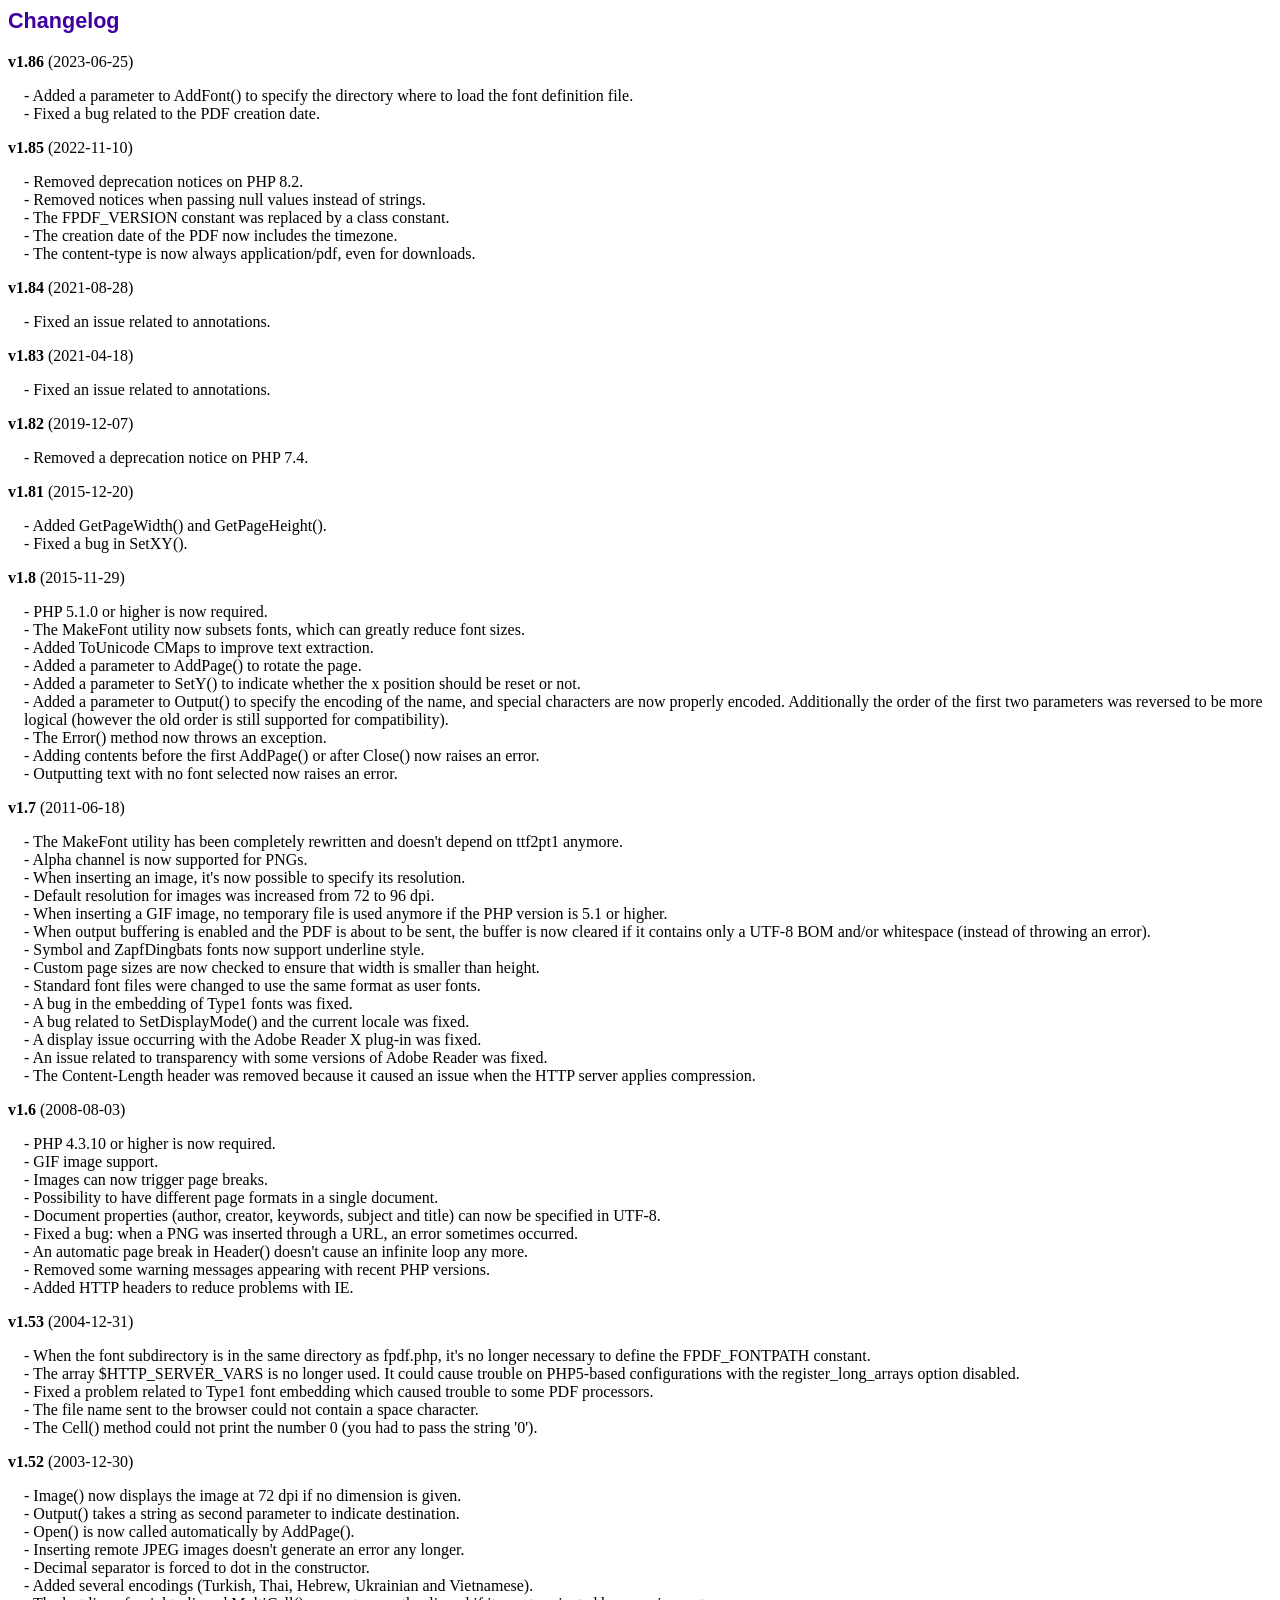
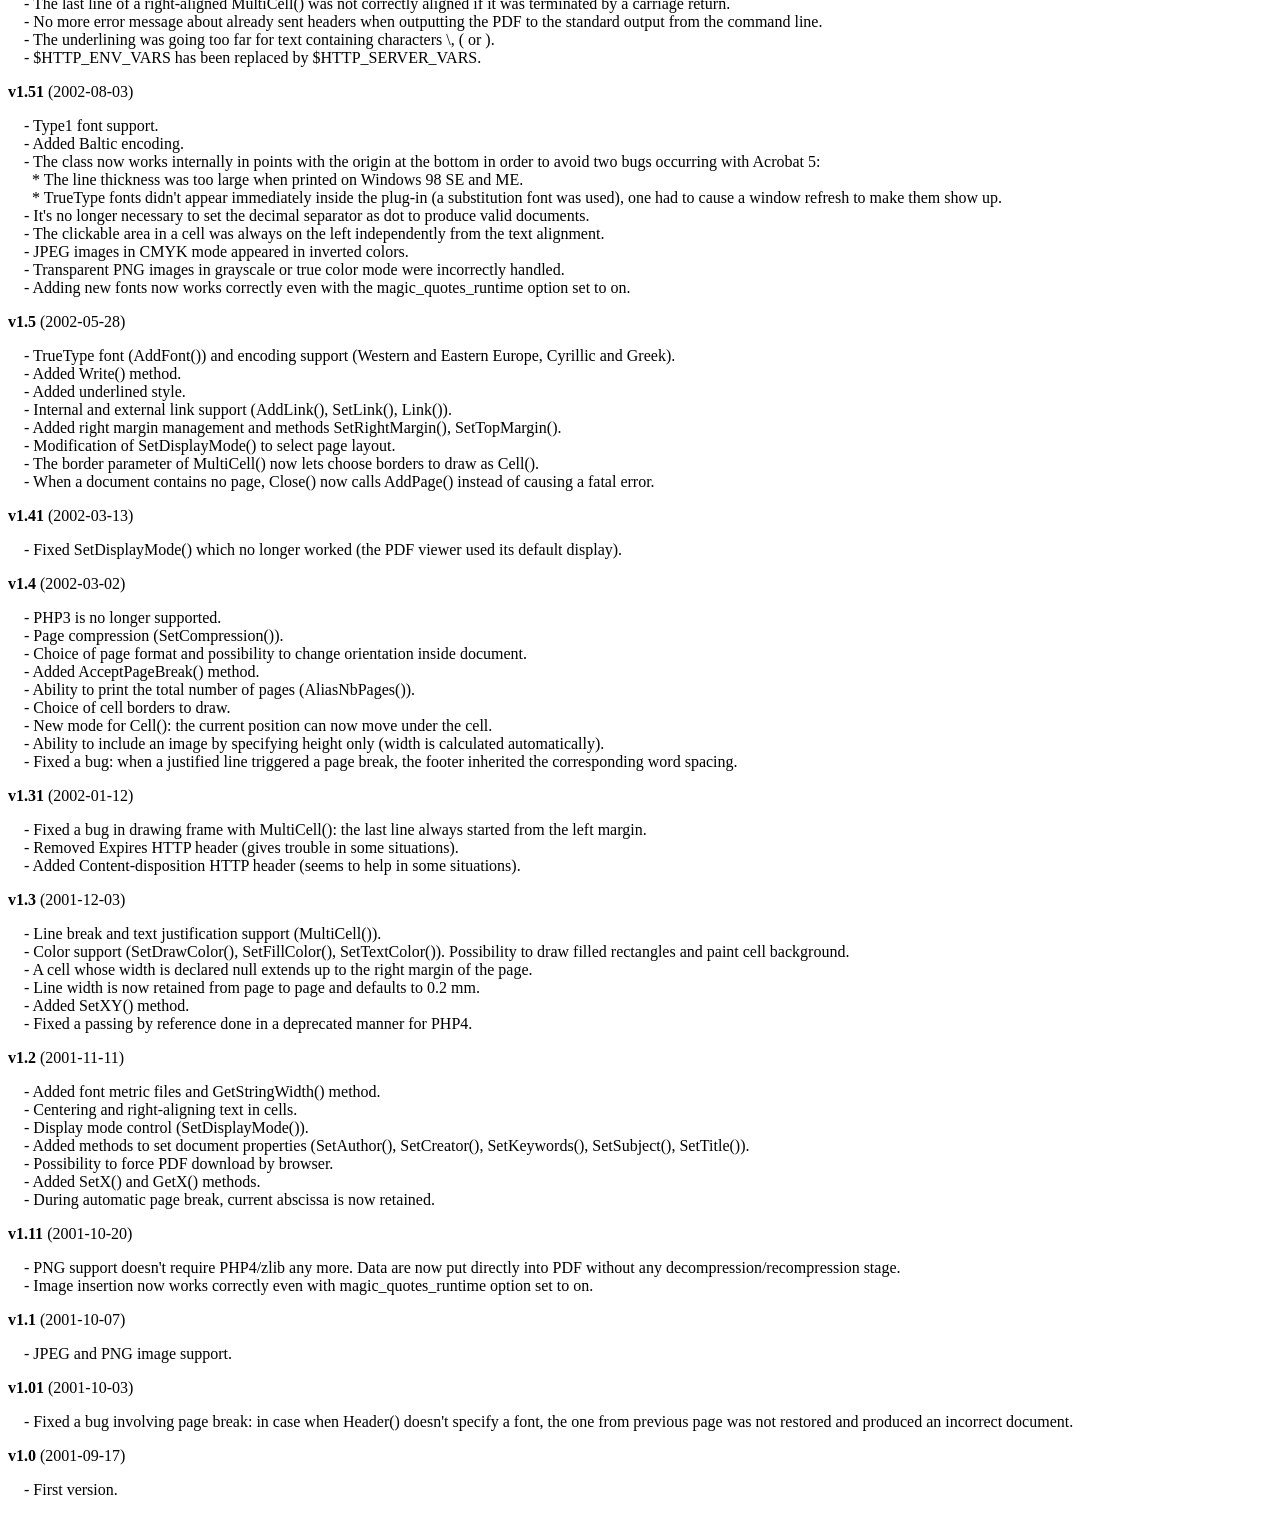
<file: fpdf186/changelog.htm>
<!DOCTYPE html PUBLIC "-//W3C//DTD HTML 4.01 Transitional//EN">
<html>
<head>
<meta http-equiv="Content-Type" content="text/html; charset=UTF-8">
<title>Changelog</title>
<link type="text/css" rel="stylesheet" href="fpdf.css">
<style type="text/css">
dd {margin:1em 0 1em 1em}
</style>
</head>
<body>
<h1>Changelog</h1>
<dl>
<dt><strong>v1.86</strong> (2023-06-25)</dt>
<dd>
- Added a parameter to AddFont() to specify the directory where to load the font definition file.<br>
- Fixed a bug related to the PDF creation date.<br>
</dd>
<dt><strong>v1.85</strong> (2022-11-10)</dt>
<dd>
- Removed deprecation notices on PHP 8.2.<br>
- Removed notices when passing null values instead of strings.<br>
- The FPDF_VERSION constant was replaced by a class constant.<br>
- The creation date of the PDF now includes the timezone.<br>
- The content-type is now always application/pdf, even for downloads.<br>
</dd>
<dt><strong>v1.84</strong> (2021-08-28)</dt>
<dd>
- Fixed an issue related to annotations.<br>
</dd>
<dt><strong>v1.83</strong> (2021-04-18)</dt>
<dd>
- Fixed an issue related to annotations.<br>
</dd>
<dt><strong>v1.82</strong> (2019-12-07)</dt>
<dd>
- Removed a deprecation notice on PHP 7.4.<br>
</dd>
<dt><strong>v1.81</strong> (2015-12-20)</dt>
<dd>
- Added GetPageWidth() and GetPageHeight().<br>
- Fixed a bug in SetXY().<br>
</dd>
<dt><strong>v1.8</strong> (2015-11-29)</dt>
<dd>
- PHP 5.1.0 or higher is now required.<br>
- The MakeFont utility now subsets fonts, which can greatly reduce font sizes.<br>
- Added ToUnicode CMaps to improve text extraction.<br>
- Added a parameter to AddPage() to rotate the page.<br>
- Added a parameter to SetY() to indicate whether the x position should be reset or not.<br>
- Added a parameter to Output() to specify the encoding of the name, and special characters are now properly encoded. Additionally the order of the first two parameters was reversed to be more logical (however the old order is still supported for compatibility).<br>
- The Error() method now throws an exception.<br>
- Adding contents before the first AddPage() or after Close() now raises an error.<br>
- Outputting text with no font selected now raises an error.<br>
</dd>
<dt><strong>v1.7</strong> (2011-06-18)</dt>
<dd>
- The MakeFont utility has been completely rewritten and doesn't depend on ttf2pt1 anymore.<br>
- Alpha channel is now supported for PNGs.<br>
- When inserting an image, it's now possible to specify its resolution.<br>
- Default resolution for images was increased from 72 to 96 dpi.<br>
- When inserting a GIF image, no temporary file is used anymore if the PHP version is 5.1 or higher.<br>
- When output buffering is enabled and the PDF is about to be sent, the buffer is now cleared if it contains only a UTF-8 BOM and/or whitespace (instead of throwing an error).<br>
- Symbol and ZapfDingbats fonts now support underline style.<br>
- Custom page sizes are now checked to ensure that width is smaller than height.<br>
- Standard font files were changed to use the same format as user fonts.<br>
- A bug in the embedding of Type1 fonts was fixed.<br>
- A bug related to SetDisplayMode() and the current locale was fixed.<br>
- A display issue occurring with the Adobe Reader X plug-in was fixed.<br>
- An issue related to transparency with some versions of Adobe Reader was fixed.<br>
- The Content-Length header was removed because it caused an issue when the HTTP server applies compression.<br>
</dd>
<dt><strong>v1.6</strong> (2008-08-03)</dt>
<dd>
- PHP 4.3.10 or higher is now required.<br>
- GIF image support.<br>
- Images can now trigger page breaks.<br>
- Possibility to have different page formats in a single document.<br>
- Document properties (author, creator, keywords, subject and title) can now be specified in UTF-8.<br>
- Fixed a bug: when a PNG was inserted through a URL, an error sometimes occurred.<br>
- An automatic page break in Header() doesn't cause an infinite loop any more.<br>
- Removed some warning messages appearing with recent PHP versions.<br>
- Added HTTP headers to reduce problems with IE.<br>
</dd>
<dt><strong>v1.53</strong> (2004-12-31)</dt>
<dd>
- When the font subdirectory is in the same directory as fpdf.php, it's no longer necessary to define the FPDF_FONTPATH constant.<br>
- The array $HTTP_SERVER_VARS is no longer used. It could cause trouble on PHP5-based configurations with the register_long_arrays option disabled.<br>
- Fixed a problem related to Type1 font embedding which caused trouble to some PDF processors.<br>
- The file name sent to the browser could not contain a space character.<br>
- The Cell() method could not print the number 0 (you had to pass the string '0').<br>
</dd>
<dt><strong>v1.52</strong> (2003-12-30)</dt>
<dd>
- Image() now displays the image at 72 dpi if no dimension is given.<br>
- Output() takes a string as second parameter to indicate destination.<br>
- Open() is now called automatically by AddPage().<br>
- Inserting remote JPEG images doesn't generate an error any longer.<br>
- Decimal separator is forced to dot in the constructor.<br>
- Added several encodings (Turkish, Thai, Hebrew, Ukrainian and Vietnamese).<br>
- The last line of a right-aligned MultiCell() was not correctly aligned if it was terminated by a carriage return.<br>
- No more error message about already sent headers when outputting the PDF to the standard output from the command line.<br>
- The underlining was going too far for text containing characters \, ( or ).<br>
- $HTTP_ENV_VARS has been replaced by $HTTP_SERVER_VARS.<br>
</dd>
<dt><strong>v1.51</strong> (2002-08-03)</dt>
<dd>
- Type1 font support.<br>
- Added Baltic encoding.<br>
- The class now works internally in points with the origin at the bottom in order to avoid two bugs occurring with Acrobat 5:<br>&nbsp;&nbsp;* The line thickness was too large when printed on Windows 98 SE and ME.<br>&nbsp;&nbsp;* TrueType fonts didn't appear immediately inside the plug-in (a substitution font was used), one had to cause a window refresh to make them show up.<br>
- It's no longer necessary to set the decimal separator as dot to produce valid documents.<br>
- The clickable area in a cell was always on the left independently from the text alignment.<br>
- JPEG images in CMYK mode appeared in inverted colors.<br>
- Transparent PNG images in grayscale or true color mode were incorrectly handled.<br>
- Adding new fonts now works correctly even with the magic_quotes_runtime option set to on.<br>
</dd>
<dt><strong>v1.5</strong> (2002-05-28)</dt>
<dd>
- TrueType font (AddFont()) and encoding support (Western and Eastern Europe, Cyrillic and Greek).<br>
- Added Write() method.<br>
- Added underlined style.<br>
- Internal and external link support (AddLink(), SetLink(), Link()).<br>
- Added right margin management and methods SetRightMargin(), SetTopMargin().<br>
- Modification of SetDisplayMode() to select page layout.<br>
- The border parameter of MultiCell() now lets choose borders to draw as Cell().<br>
- When a document contains no page, Close() now calls AddPage() instead of causing a fatal error.<br>
</dd>
<dt><strong>v1.41</strong> (2002-03-13)</dt>
<dd>
- Fixed SetDisplayMode() which no longer worked (the PDF viewer used its default display).<br>
</dd>
<dt><strong>v1.4</strong> (2002-03-02)</dt>
<dd>
- PHP3 is no longer supported.<br>
- Page compression (SetCompression()).<br>
- Choice of page format and possibility to change orientation inside document.<br>
- Added AcceptPageBreak() method.<br>
- Ability to print the total number of pages (AliasNbPages()).<br>
- Choice of cell borders to draw.<br>
- New mode for Cell(): the current position can now move under the cell.<br>
- Ability to include an image by specifying height only (width is calculated automatically).<br>
- Fixed a bug: when a justified line triggered a page break, the footer inherited the corresponding word spacing.<br>
</dd>
<dt><strong>v1.31</strong> (2002-01-12)</dt>
<dd>
- Fixed a bug in drawing frame with MultiCell(): the last line always started from the left margin.<br>
- Removed Expires HTTP header (gives trouble in some situations).<br>
- Added Content-disposition HTTP header (seems to help in some situations).<br>
</dd>
<dt><strong>v1.3</strong> (2001-12-03)</dt>
<dd>
- Line break and text justification support (MultiCell()).<br>
- Color support (SetDrawColor(), SetFillColor(), SetTextColor()). Possibility to draw filled rectangles and paint cell background.<br>
- A cell whose width is declared null extends up to the right margin of the page.<br>
- Line width is now retained from page to page and defaults to 0.2 mm.<br>
- Added SetXY() method.<br>
- Fixed a passing by reference done in a deprecated manner for PHP4.<br>
</dd>
<dt><strong>v1.2</strong> (2001-11-11)</dt>
<dd>
- Added font metric files and GetStringWidth() method.<br>
- Centering and right-aligning text in cells.<br>
- Display mode control (SetDisplayMode()).<br>
- Added methods to set document properties (SetAuthor(), SetCreator(), SetKeywords(), SetSubject(), SetTitle()).<br>
- Possibility to force PDF download by browser.<br>
- Added SetX() and GetX() methods.<br>
- During automatic page break, current abscissa is now retained.<br>
</dd>
<dt><strong>v1.11</strong> (2001-10-20)</dt>
<dd>
- PNG support doesn't require PHP4/zlib any more. Data are now put directly into PDF without any decompression/recompression stage.<br>
- Image insertion now works correctly even with magic_quotes_runtime option set to on.<br>
</dd>
<dt><strong>v1.1</strong> (2001-10-07)</dt>
<dd>
- JPEG and PNG image support.<br>
</dd>
<dt><strong>v1.01</strong> (2001-10-03)</dt>
<dd>
- Fixed a bug involving page break: in case when Header() doesn't specify a font, the one from previous page was not restored and produced an incorrect document.<br>
</dd>
<dt><strong>v1.0</strong> (2001-09-17)</dt>
<dd>
- First version.<br>
</dd>
</dl>
</body>
</html>
</file>
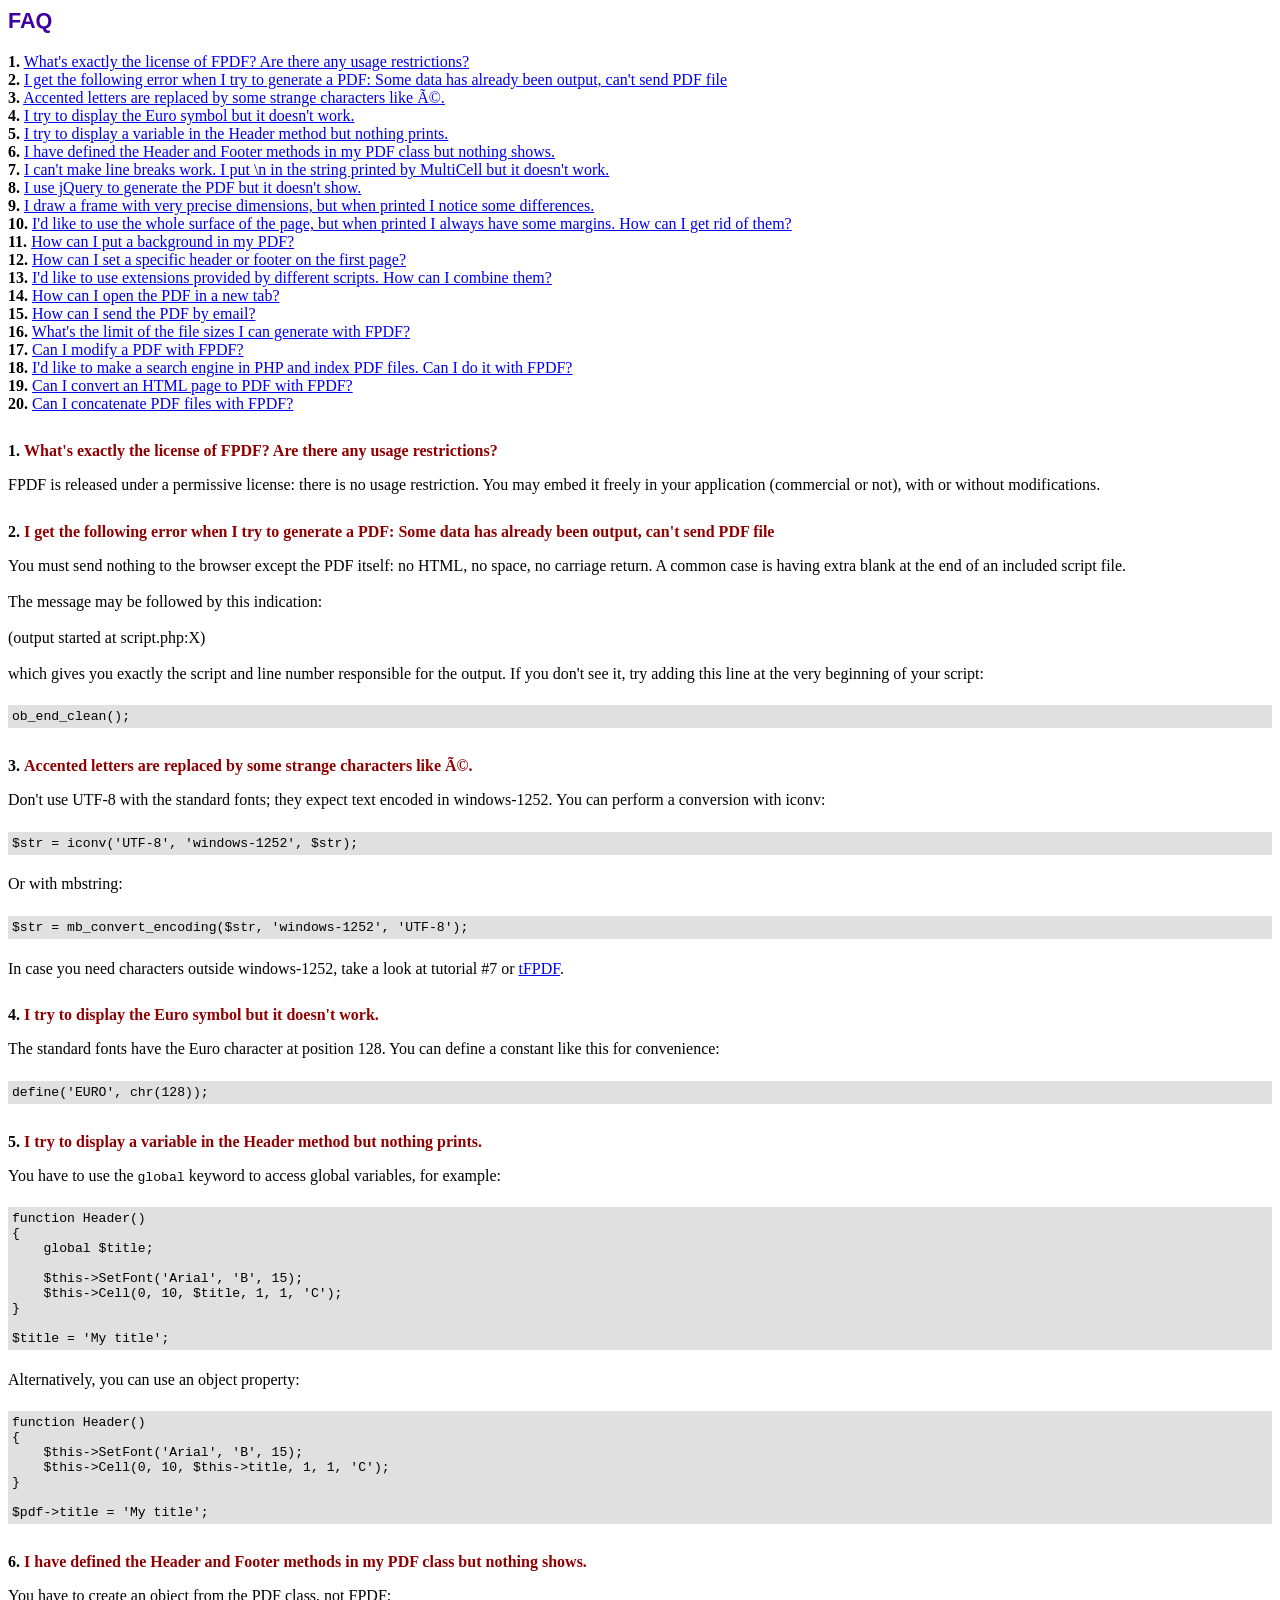
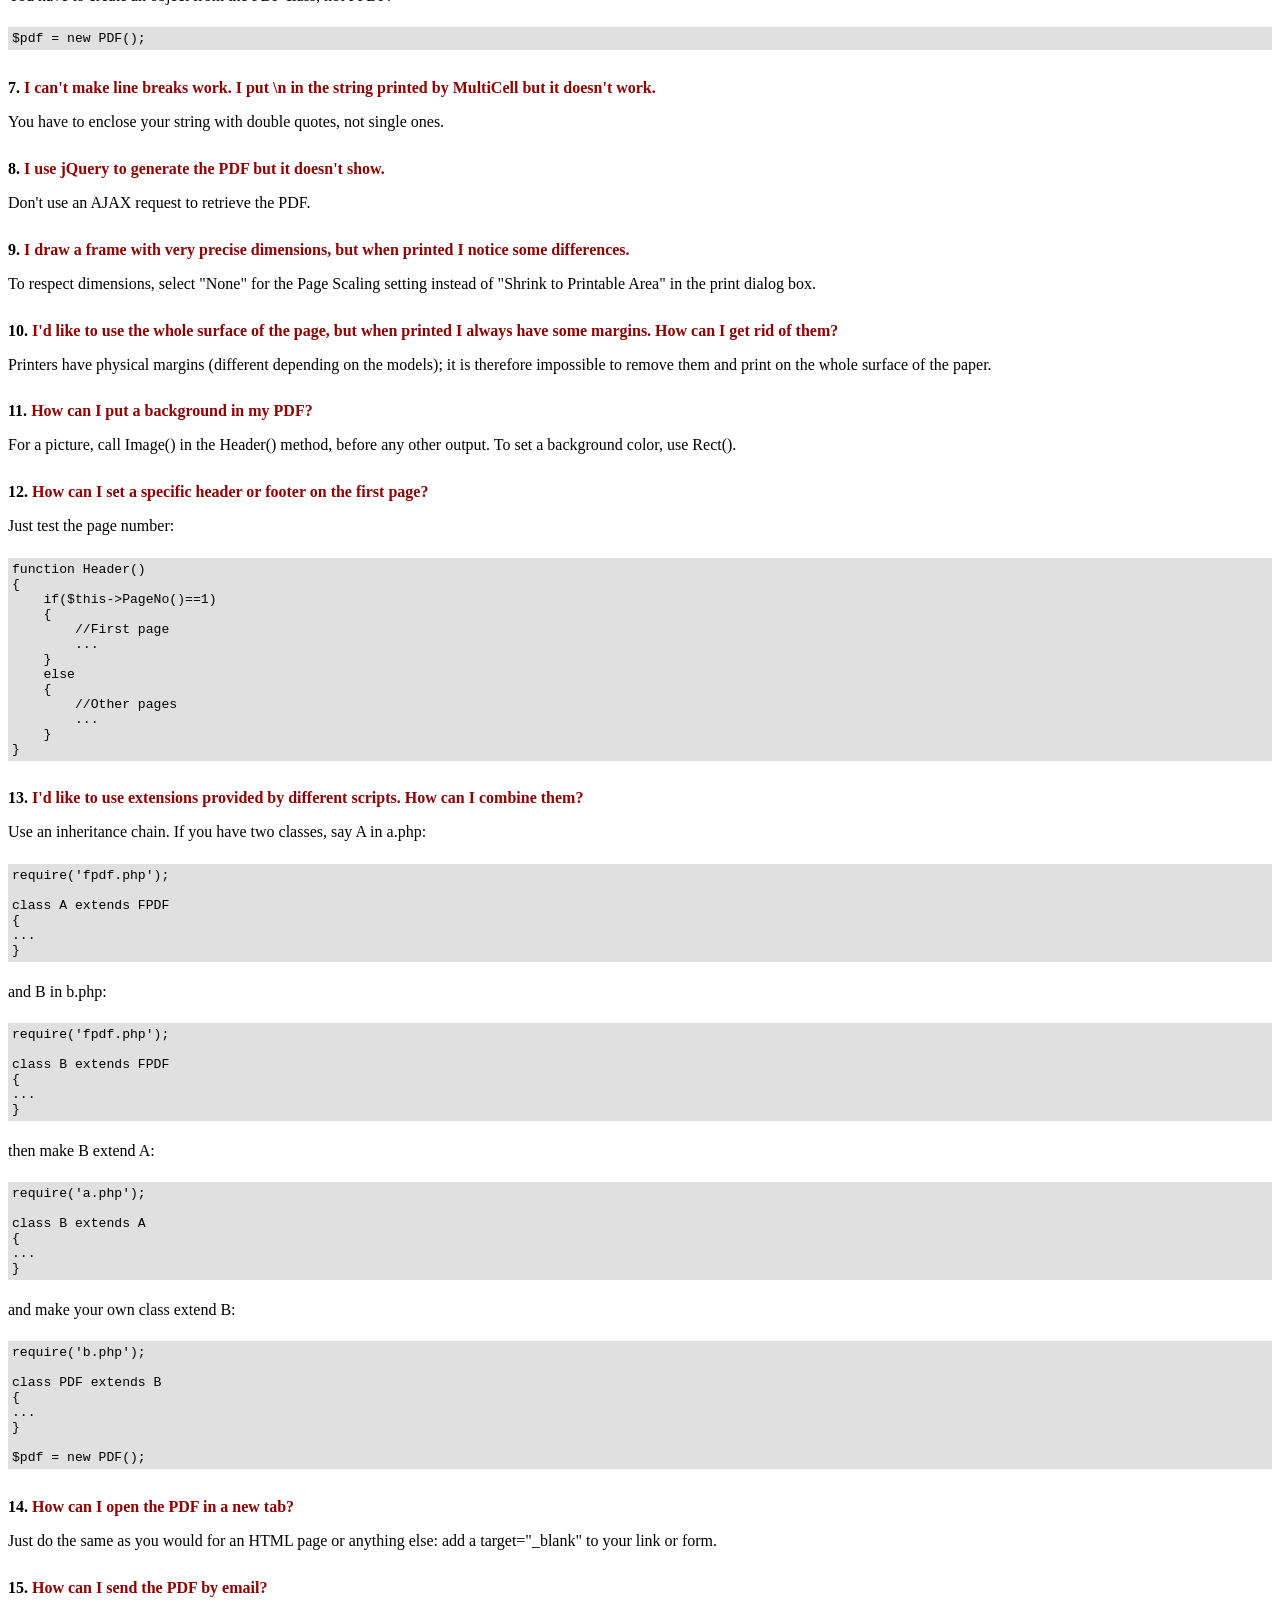
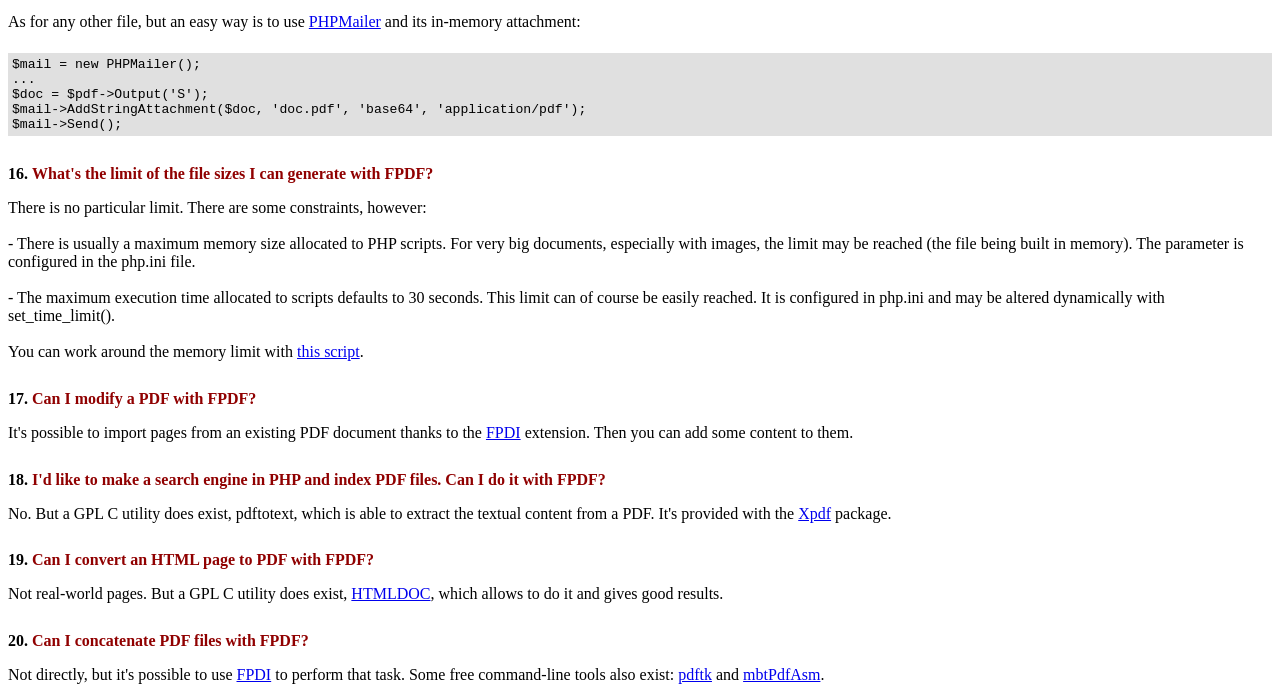
<file: fpdf186/FAQ.htm>
<!DOCTYPE html PUBLIC "-//W3C//DTD HTML 4.01 Transitional//EN">
<html>
<head>
<meta http-equiv="Content-Type" content="text/html; charset=UTF-8">
<title>FAQ</title>
<link type="text/css" rel="stylesheet" href="fpdf.css">
<style type="text/css">
ul {list-style-type:none; margin:0; padding:0}
ul#answers li {margin-top:1.8em}
.question {font-weight:bold; color:#900000}
</style>
</head>
<body>
<h1>FAQ</h1>
<ul>
<li><b>1.</b> <a href='#q1'>What's exactly the license of FPDF? Are there any usage restrictions?</a></li>
<li><b>2.</b> <a href='#q2'>I get the following error when I try to generate a PDF: Some data has already been output, can't send PDF file</a></li>
<li><b>3.</b> <a href='#q3'>Accented letters are replaced by some strange characters like Ã©.</a></li>
<li><b>4.</b> <a href='#q4'>I try to display the Euro symbol but it doesn't work.</a></li>
<li><b>5.</b> <a href='#q5'>I try to display a variable in the Header method but nothing prints.</a></li>
<li><b>6.</b> <a href='#q6'>I have defined the Header and Footer methods in my PDF class but nothing shows.</a></li>
<li><b>7.</b> <a href='#q7'>I can't make line breaks work. I put \n in the string printed by MultiCell but it doesn't work.</a></li>
<li><b>8.</b> <a href='#q8'>I use jQuery to generate the PDF but it doesn't show.</a></li>
<li><b>9.</b> <a href='#q9'>I draw a frame with very precise dimensions, but when printed I notice some differences.</a></li>
<li><b>10.</b> <a href='#q10'>I'd like to use the whole surface of the page, but when printed I always have some margins. How can I get rid of them?</a></li>
<li><b>11.</b> <a href='#q11'>How can I put a background in my PDF?</a></li>
<li><b>12.</b> <a href='#q12'>How can I set a specific header or footer on the first page?</a></li>
<li><b>13.</b> <a href='#q13'>I'd like to use extensions provided by different scripts. How can I combine them?</a></li>
<li><b>14.</b> <a href='#q14'>How can I open the PDF in a new tab?</a></li>
<li><b>15.</b> <a href='#q15'>How can I send the PDF by email?</a></li>
<li><b>16.</b> <a href='#q16'>What's the limit of the file sizes I can generate with FPDF?</a></li>
<li><b>17.</b> <a href='#q17'>Can I modify a PDF with FPDF?</a></li>
<li><b>18.</b> <a href='#q18'>I'd like to make a search engine in PHP and index PDF files. Can I do it with FPDF?</a></li>
<li><b>19.</b> <a href='#q19'>Can I convert an HTML page to PDF with FPDF?</a></li>
<li><b>20.</b> <a href='#q20'>Can I concatenate PDF files with FPDF?</a></li>
</ul>

<ul id='answers'>
<li id='q1'>
<p><b>1.</b> <span class='question'>What's exactly the license of FPDF? Are there any usage restrictions?</span></p>
FPDF is released under a permissive license: there is no usage restriction. You may embed it
freely in your application (commercial or not), with or without modifications.
</li>

<li id='q2'>
<p><b>2.</b> <span class='question'>I get the following error when I try to generate a PDF: Some data has already been output, can't send PDF file</span></p>
You must send nothing to the browser except the PDF itself: no HTML, no space, no carriage return. A common
case is having extra blank at the end of an included script file.<br>
<br>
The message may be followed by this indication:<br>
<br>
(output started at script.php:X)<br>
<br>
which gives you exactly the script and line number responsible for the output. If you don't see it,
try adding this line at the very beginning of your script:
<div class="doc-source">
<pre><code>ob_end_clean();</code></pre>
</div>
</li>

<li id='q3'>
<p><b>3.</b> <span class='question'>Accented letters are replaced by some strange characters like Ã©.</span></p>
Don't use UTF-8 with the standard fonts; they expect text encoded in windows-1252.
You can perform a conversion with iconv:
<div class="doc-source">
<pre><code>$str = iconv('UTF-8', 'windows-1252', $str);</code></pre>
</div>
Or with mbstring:
<div class="doc-source">
<pre><code>$str = mb_convert_encoding($str, 'windows-1252', 'UTF-8');</code></pre>
</div>
In case you need characters outside windows-1252, take a look at tutorial #7 or
<a href="http://www.fpdf.org/?go=script&amp;id=92" target="_blank">tFPDF</a>.
</li>

<li id='q4'>
<p><b>4.</b> <span class='question'>I try to display the Euro symbol but it doesn't work.</span></p>
The standard fonts have the Euro character at position 128. You can define a constant like this
for convenience:
<div class="doc-source">
<pre><code>define('EURO', chr(128));</code></pre>
</div>
</li>

<li id='q5'>
<p><b>5.</b> <span class='question'>I try to display a variable in the Header method but nothing prints.</span></p>
You have to use the <code>global</code> keyword to access global variables, for example:
<div class="doc-source">
<pre><code>function Header()
{
    global $title;

    $this-&gt;SetFont('Arial', 'B', 15);
    $this-&gt;Cell(0, 10, $title, 1, 1, 'C');
}

$title = 'My title';</code></pre>
</div>
Alternatively, you can use an object property:
<div class="doc-source">
<pre><code>function Header()
{
    $this-&gt;SetFont('Arial', 'B', 15);
    $this-&gt;Cell(0, 10, $this-&gt;title, 1, 1, 'C');
}

$pdf-&gt;title = 'My title';</code></pre>
</div>
</li>

<li id='q6'>
<p><b>6.</b> <span class='question'>I have defined the Header and Footer methods in my PDF class but nothing shows.</span></p>
You have to create an object from the PDF class, not FPDF:
<div class="doc-source">
<pre><code>$pdf = new PDF();</code></pre>
</div>
</li>

<li id='q7'>
<p><b>7.</b> <span class='question'>I can't make line breaks work. I put \n in the string printed by MultiCell but it doesn't work.</span></p>
You have to enclose your string with double quotes, not single ones.
</li>

<li id='q8'>
<p><b>8.</b> <span class='question'>I use jQuery to generate the PDF but it doesn't show.</span></p>
Don't use an AJAX request to retrieve the PDF.
</li>

<li id='q9'>
<p><b>9.</b> <span class='question'>I draw a frame with very precise dimensions, but when printed I notice some differences.</span></p>
To respect dimensions, select "None" for the Page Scaling setting instead of "Shrink to Printable Area" in the print dialog box.
</li>

<li id='q10'>
<p><b>10.</b> <span class='question'>I'd like to use the whole surface of the page, but when printed I always have some margins. How can I get rid of them?</span></p>
Printers have physical margins (different depending on the models); it is therefore impossible to remove
them and print on the whole surface of the paper.
</li>

<li id='q11'>
<p><b>11.</b> <span class='question'>How can I put a background in my PDF?</span></p>
For a picture, call Image() in the Header() method, before any other output. To set a background color, use Rect().
</li>

<li id='q12'>
<p><b>12.</b> <span class='question'>How can I set a specific header or footer on the first page?</span></p>
Just test the page number:
<div class="doc-source">
<pre><code>function Header()
{
    if($this-&gt;PageNo()==1)
    {
        //First page
        ...
    }
    else
    {
        //Other pages
        ...
    }
}</code></pre>
</div>
</li>

<li id='q13'>
<p><b>13.</b> <span class='question'>I'd like to use extensions provided by different scripts. How can I combine them?</span></p>
Use an inheritance chain. If you have two classes, say A in a.php:
<div class="doc-source">
<pre><code>require('fpdf.php');

class A extends FPDF
{
...
}</code></pre>
</div>
and B in b.php:
<div class="doc-source">
<pre><code>require('fpdf.php');

class B extends FPDF
{
...
}</code></pre>
</div>
then make B extend A:
<div class="doc-source">
<pre><code>require('a.php');

class B extends A
{
...
}</code></pre>
</div>
and make your own class extend B:
<div class="doc-source">
<pre><code>require('b.php');

class PDF extends B
{
...
}

$pdf = new PDF();</code></pre>
</div>
</li>

<li id='q14'>
<p><b>14.</b> <span class='question'>How can I open the PDF in a new tab?</span></p>
Just do the same as you would for an HTML page or anything else: add a target="_blank" to your link or form.
</li>

<li id='q15'>
<p><b>15.</b> <span class='question'>How can I send the PDF by email?</span></p>
As for any other file, but an easy way is to use <a href="https://github.com/PHPMailer/PHPMailer" target="_blank">PHPMailer</a> and
its in-memory attachment:
<div class="doc-source">
<pre><code>$mail = new PHPMailer();
...
$doc = $pdf-&gt;Output('S');
$mail-&gt;AddStringAttachment($doc, 'doc.pdf', 'base64', 'application/pdf');
$mail-&gt;Send();</code></pre>
</div>
</li>

<li id='q16'>
<p><b>16.</b> <span class='question'>What's the limit of the file sizes I can generate with FPDF?</span></p>
There is no particular limit. There are some constraints, however:
<br>
<br>
- There is usually a maximum memory size allocated to PHP scripts. For very big documents,
especially with images, the limit may be reached (the file being built in memory). The
parameter is configured in the php.ini file.
<br>
<br>
- The maximum execution time allocated to scripts defaults to 30 seconds. This limit can of course
be easily reached. It is configured in php.ini and may be altered dynamically with set_time_limit().
<br>
<br>
You can work around the memory limit with <a href="http://www.fpdf.org/?go=script&amp;id=76" target="_blank">this script</a>.
</li>

<li id='q17'>
<p><b>17.</b> <span class='question'>Can I modify a PDF with FPDF?</span></p>
It's possible to import pages from an existing PDF document thanks to the
<a href="https://www.setasign.com/products/fpdi/about/" target="_blank">FPDI</a> extension.
Then you can add some content to them.
</li>

<li id='q18'>
<p><b>18.</b> <span class='question'>I'd like to make a search engine in PHP and index PDF files. Can I do it with FPDF?</span></p>
No. But a GPL C utility does exist, pdftotext, which is able to extract the textual content from a PDF.
It's provided with the <a href="https://www.xpdfreader.com" target="_blank">Xpdf</a> package.
</li>

<li id='q19'>
<p><b>19.</b> <span class='question'>Can I convert an HTML page to PDF with FPDF?</span></p>
Not real-world pages. But a GPL C utility does exist, <a href="https://www.msweet.org/htmldoc/" target="_blank">HTMLDOC</a>,
which allows to do it and gives good results.
</li>

<li id='q20'>
<p><b>20.</b> <span class='question'>Can I concatenate PDF files with FPDF?</span></p>
Not directly, but it's possible to use <a href="https://www.setasign.com/products/fpdi/demos/concatenate-fake/" target="_blank">FPDI</a>
to perform that task. Some free command-line tools also exist:
<a href="https://www.pdflabs.com/tools/pdftk-the-pdf-toolkit/" target="_blank">pdftk</a> and
<a href="http://thierry.schmit.free.fr/spip/spip.php?article15" target="_blank">mbtPdfAsm</a>.
</li>
</ul>
</body>
</html>
</file>
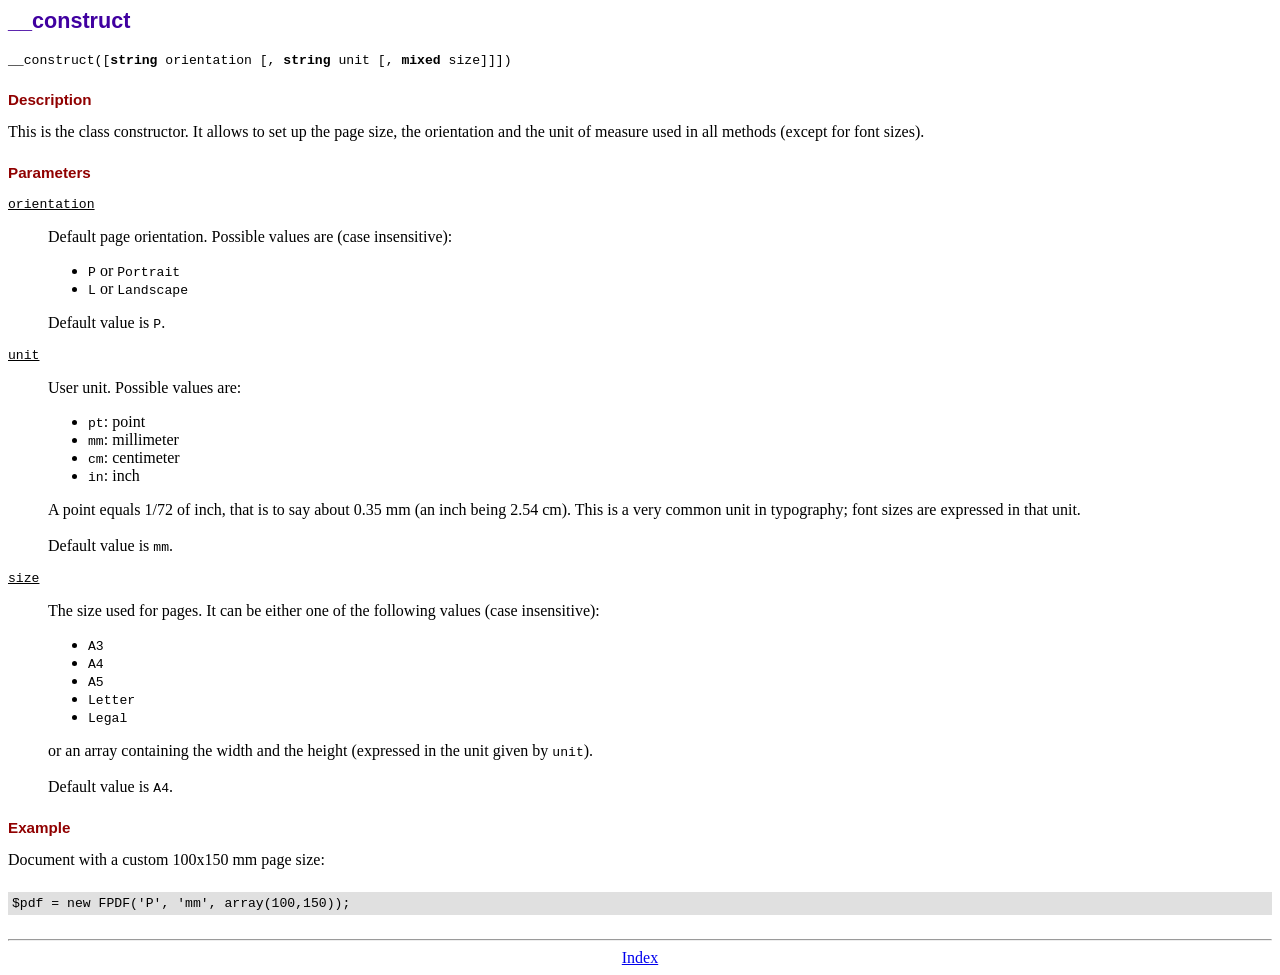
<file: fpdf186/doc/__construct.htm>
<!DOCTYPE html PUBLIC "-//W3C//DTD HTML 4.01 Transitional//EN">
<html>
<head>
<meta http-equiv="Content-Type" content="text/html; charset=UTF-8">
<title>__construct</title>
<link type="text/css" rel="stylesheet" href="../fpdf.css">
</head>
<body>
<h1>__construct</h1>
<code>__construct([<b>string</b> orientation [, <b>string</b> unit [, <b>mixed</b> size]]])</code>
<h2>Description</h2>
This is the class constructor. It allows to set up the page size, the orientation and the
unit of measure used in all methods (except for font sizes).
<h2>Parameters</h2>
<dl class="param">
<dt><code>orientation</code></dt>
<dd>
Default page orientation. Possible values are (case insensitive):
<ul>
<li><code>P</code> or <code>Portrait</code></li>
<li><code>L</code> or <code>Landscape</code></li>
</ul>
Default value is <code>P</code>.
</dd>
<dt><code>unit</code></dt>
<dd>
User unit. Possible values are:
<ul>
<li><code>pt</code>: point</li>
<li><code>mm</code>: millimeter</li>
<li><code>cm</code>: centimeter</li>
<li><code>in</code>: inch</li>
</ul>
A point equals 1/72 of inch, that is to say about 0.35 mm (an inch being 2.54 cm). This
is a very common unit in typography; font sizes are expressed in that unit.
<br>
<br>
Default value is <code>mm</code>.
</dd>
<dt><code>size</code></dt>
<dd>
The size used for pages. It can be either one of the following values (case insensitive):
<ul>
<li><code>A3</code></li>
<li><code>A4</code></li>
<li><code>A5</code></li>
<li><code>Letter</code></li>
<li><code>Legal</code></li>
</ul>
or an array containing the width and the height (expressed in the unit given by <code>unit</code>).<br>
<br>
Default value is <code>A4</code>.
</dd>
</dl>
<h2>Example</h2>
Document with a custom 100x150 mm page size:
<div class="doc-source">
<pre><code>$pdf = new FPDF('P', 'mm', array(100,150));</code></pre>
</div>
<hr style="margin-top:1.5em">
<div style="text-align:center"><a href="index.htm">Index</a></div>
</body>
</html>
</file>
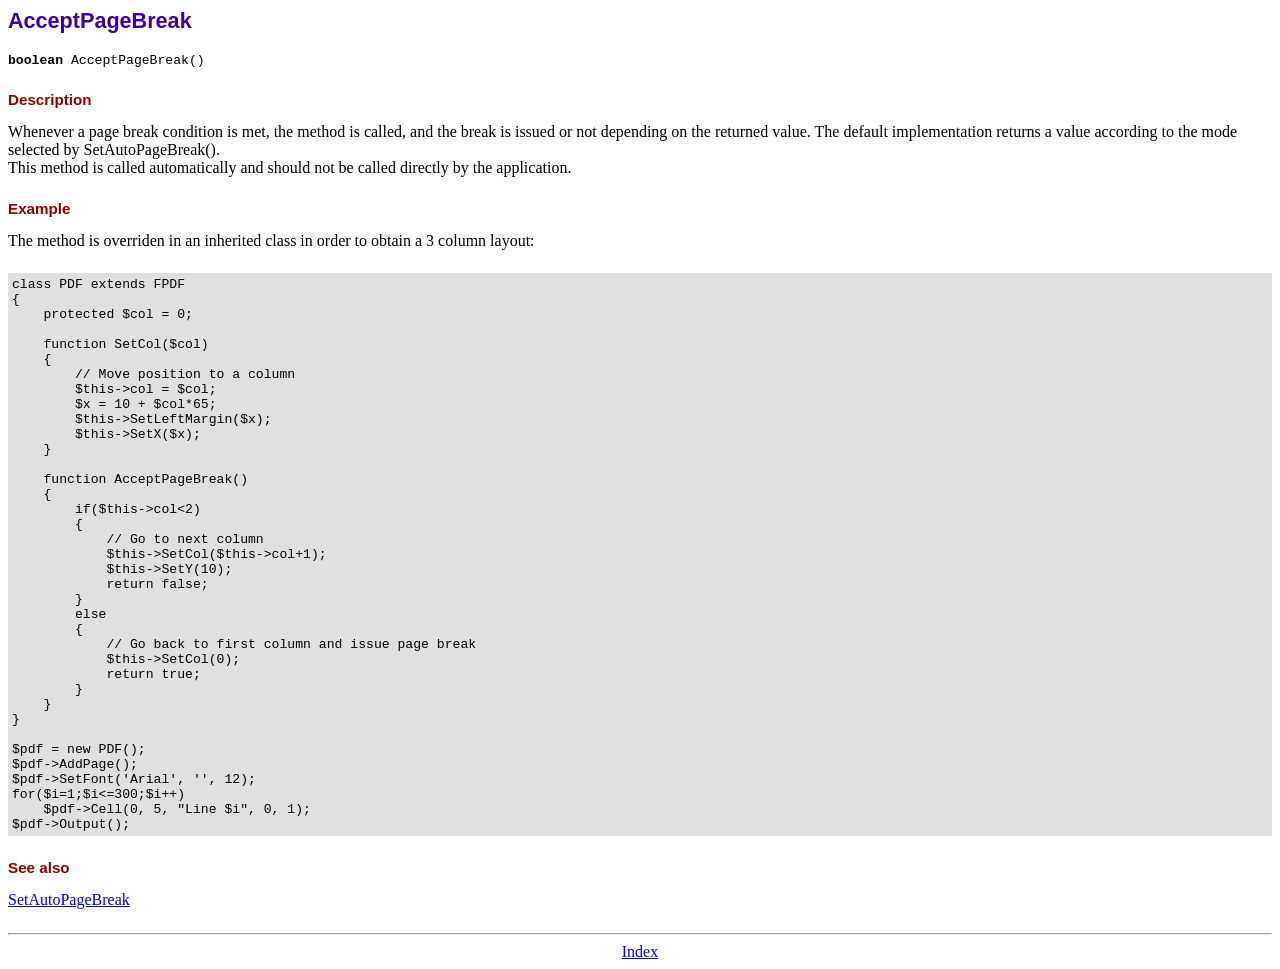
<file: fpdf186/doc/acceptpagebreak.htm>
<!DOCTYPE html PUBLIC "-//W3C//DTD HTML 4.01 Transitional//EN">
<html>
<head>
<meta http-equiv="Content-Type" content="text/html; charset=UTF-8">
<title>AcceptPageBreak</title>
<link type="text/css" rel="stylesheet" href="../fpdf.css">
</head>
<body>
<h1>AcceptPageBreak</h1>
<code><b>boolean</b> AcceptPageBreak()</code>
<h2>Description</h2>
Whenever a page break condition is met, the method is called, and the break is issued or not
depending on the returned value. The default implementation returns a value according to the
mode selected by SetAutoPageBreak().
<br>
This method is called automatically and should not be called directly by the application.
<h2>Example</h2>
The method is overriden in an inherited class in order to obtain a 3 column layout:
<div class="doc-source">
<pre><code>class PDF extends FPDF
{
    protected $col = 0;

    function SetCol($col)
    {
        // Move position to a column
        $this-&gt;col = $col;
        $x = 10 + $col*65;
        $this-&gt;SetLeftMargin($x);
        $this-&gt;SetX($x);
    }

    function AcceptPageBreak()
    {
        if($this-&gt;col&lt;2)
        {
            // Go to next column
            $this-&gt;SetCol($this-&gt;col+1);
            $this-&gt;SetY(10);
            return false;
        }
        else
        {
            // Go back to first column and issue page break
            $this-&gt;SetCol(0);
            return true;
        }
    }
}

$pdf = new PDF();
$pdf-&gt;AddPage();
$pdf-&gt;SetFont('Arial', '', 12);
for($i=1;$i&lt;=300;$i++)
    $pdf-&gt;Cell(0, 5, "Line $i", 0, 1);
$pdf-&gt;Output();</code></pre>
</div>
<h2>See also</h2>
<a href="setautopagebreak.htm">SetAutoPageBreak</a>
<hr style="margin-top:1.5em">
<div style="text-align:center"><a href="index.htm">Index</a></div>
</body>
</html>
</file>
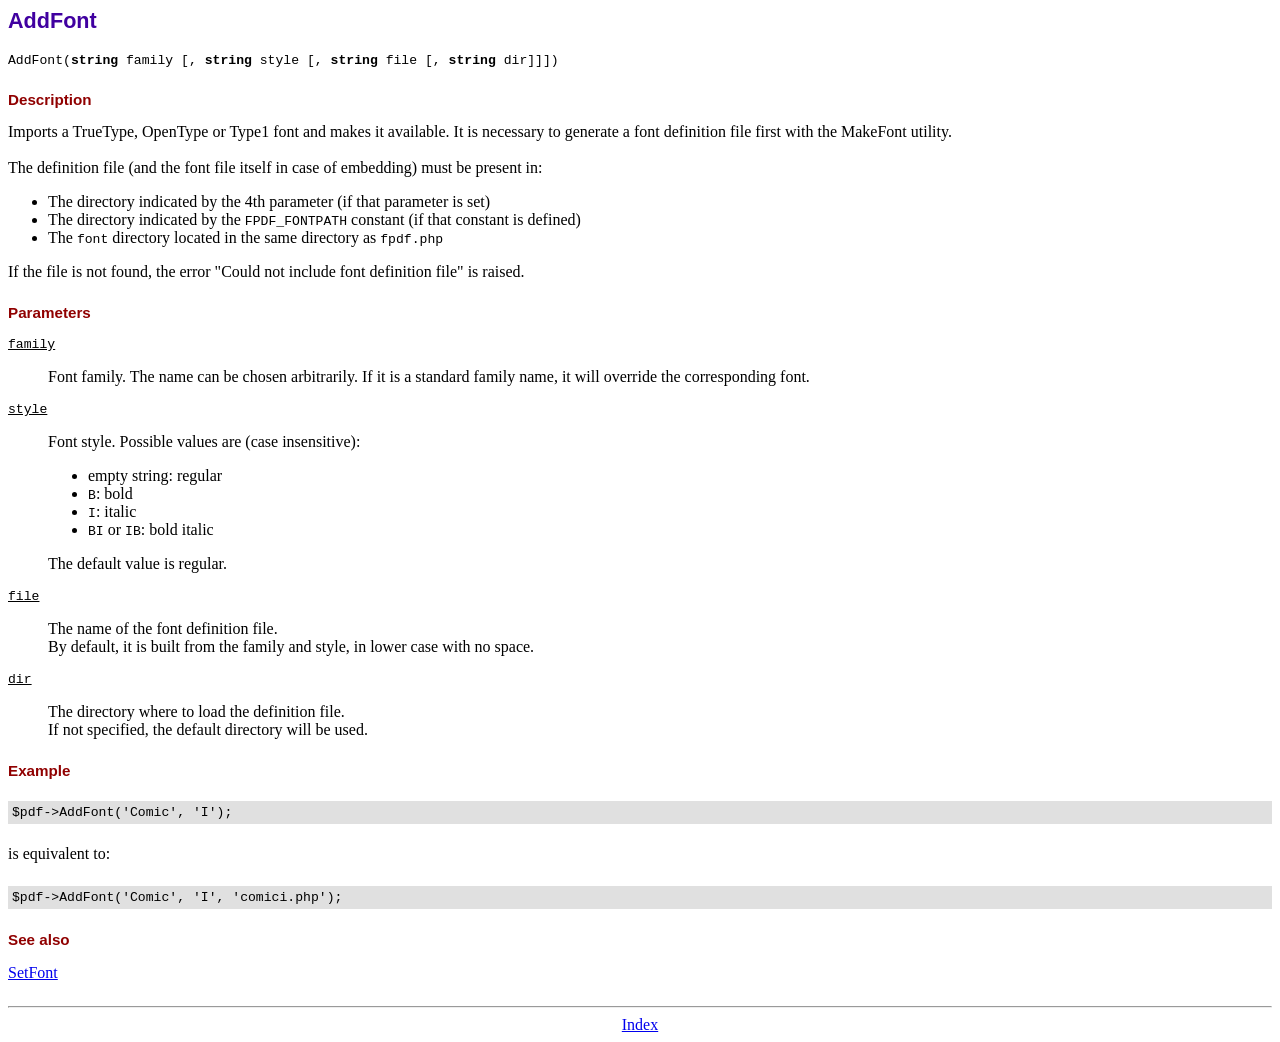
<file: fpdf186/doc/addfont.htm>
<!DOCTYPE html PUBLIC "-//W3C//DTD HTML 4.01 Transitional//EN">
<html>
<head>
<meta http-equiv="Content-Type" content="text/html; charset=UTF-8">
<title>AddFont</title>
<link type="text/css" rel="stylesheet" href="../fpdf.css">
</head>
<body>
<h1>AddFont</h1>
<code>AddFont(<b>string</b> family [, <b>string</b> style [, <b>string</b> file [, <b>string</b> dir]]])</code>
<h2>Description</h2>
Imports a TrueType, OpenType or Type1 font and makes it available. It is necessary to generate a font
definition file first with the MakeFont utility.
<br>
<br>
The definition file (and the font file itself in case of embedding) must be present in:
<ul>
<li>The directory indicated by the 4th parameter (if that parameter is set)</li>
<li>The directory indicated by the <code>FPDF_FONTPATH</code> constant (if that constant is defined)</li>
<li>The <code>font</code> directory located in the same directory as <code>fpdf.php</code></li>
</ul>
If the file is not found, the error "Could not include font definition file" is raised.
<h2>Parameters</h2>
<dl class="param">
<dt><code>family</code></dt>
<dd>
Font family. The name can be chosen arbitrarily. If it is a standard family name, it will
override the corresponding font.
</dd>
<dt><code>style</code></dt>
<dd>
Font style. Possible values are (case insensitive):
<ul>
<li>empty string: regular</li>
<li><code>B</code>: bold</li>
<li><code>I</code>: italic</li>
<li><code>BI</code> or <code>IB</code>: bold italic</li>
</ul>
The default value is regular.
</dd>
<dt><code>file</code></dt>
<dd>
The name of the font definition file.
<br>
By default, it is built from the family and style, in lower case with no space.
</dd>
<dt><code>dir</code></dt>
<dd>
The directory where to load the definition file.
<br>
If not specified, the default directory will be used.
</dd>
</dl>
<h2>Example</h2>
<div class="doc-source">
<pre><code>$pdf-&gt;AddFont('Comic', 'I');</code></pre>
</div>
is equivalent to:
<div class="doc-source">
<pre><code>$pdf-&gt;AddFont('Comic', 'I', 'comici.php');</code></pre>
</div>
<h2>See also</h2>
<a href="setfont.htm">SetFont</a>
<hr style="margin-top:1.5em">
<div style="text-align:center"><a href="index.htm">Index</a></div>
</body>
</html>
</file>
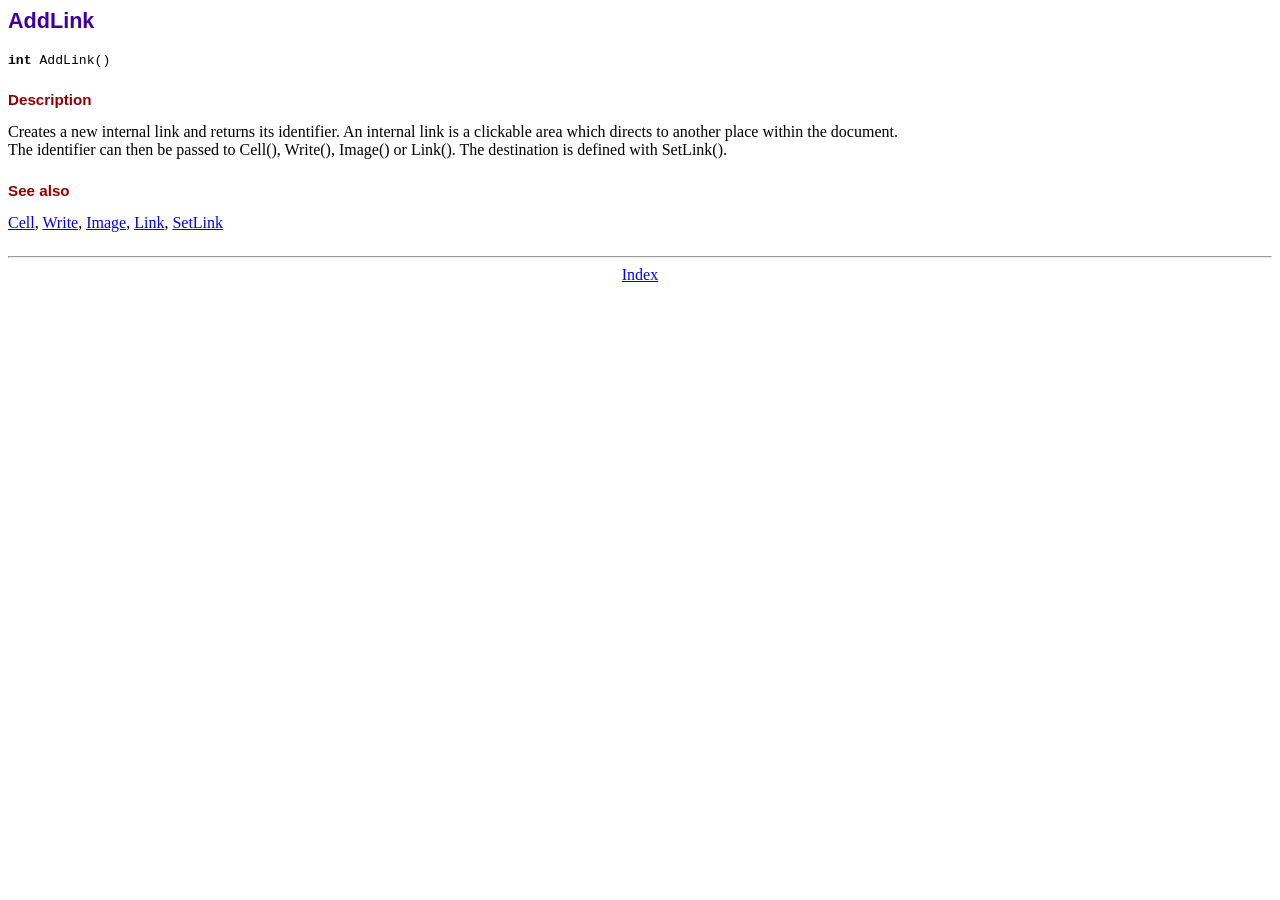
<file: fpdf186/doc/addlink.htm>
<!DOCTYPE html PUBLIC "-//W3C//DTD HTML 4.01 Transitional//EN">
<html>
<head>
<meta http-equiv="Content-Type" content="text/html; charset=UTF-8">
<title>AddLink</title>
<link type="text/css" rel="stylesheet" href="../fpdf.css">
</head>
<body>
<h1>AddLink</h1>
<code><b>int</b> AddLink()</code>
<h2>Description</h2>
Creates a new internal link and returns its identifier. An internal link is a clickable area
which directs to another place within the document.
<br>
The identifier can then be passed to Cell(), Write(), Image() or Link(). The destination is
defined with SetLink().
<h2>See also</h2>
<a href="cell.htm">Cell</a>,
<a href="write.htm">Write</a>,
<a href="image.htm">Image</a>,
<a href="link.htm">Link</a>,
<a href="setlink.htm">SetLink</a>
<hr style="margin-top:1.5em">
<div style="text-align:center"><a href="index.htm">Index</a></div>
</body>
</html>
</file>
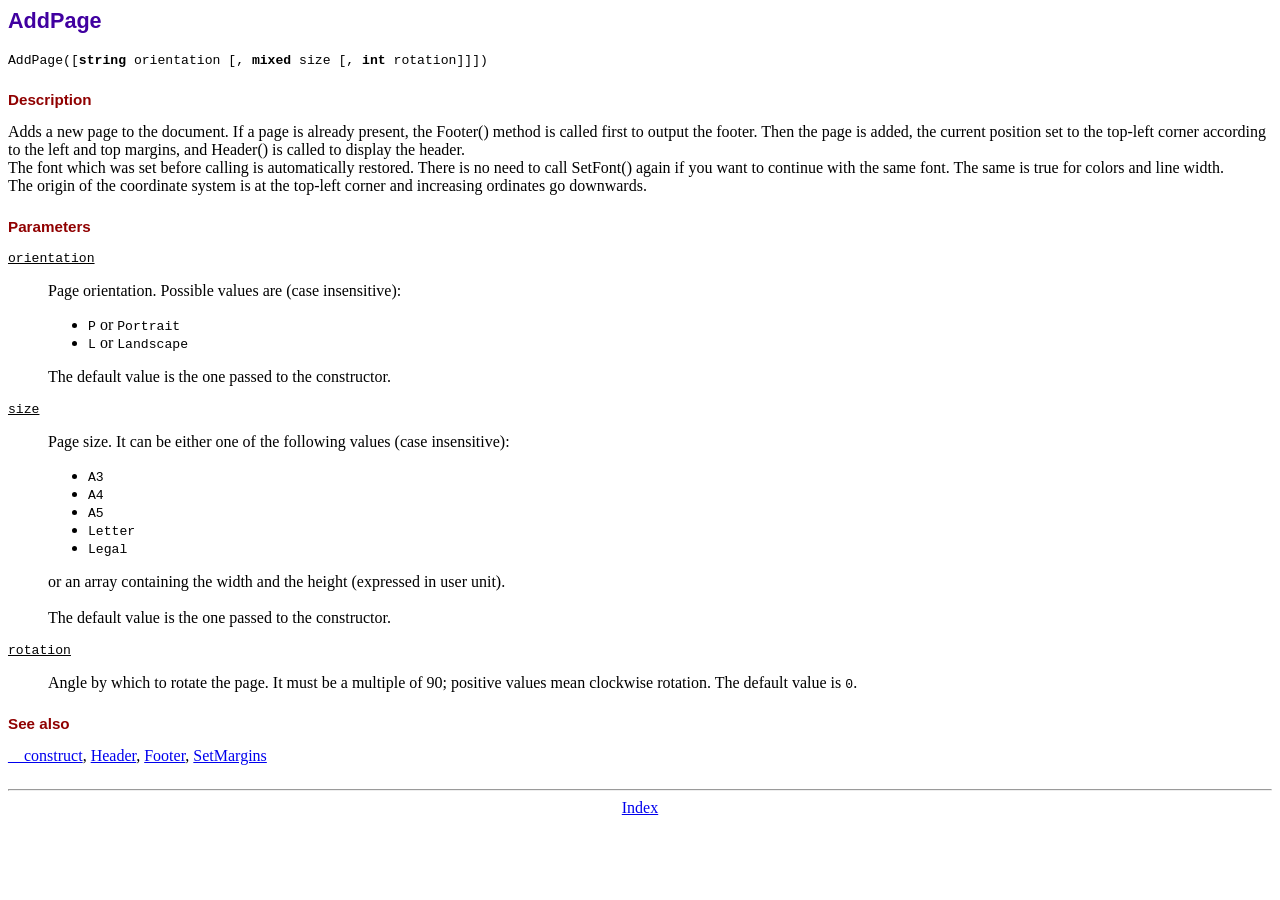
<file: fpdf186/doc/addpage.htm>
<!DOCTYPE html PUBLIC "-//W3C//DTD HTML 4.01 Transitional//EN">
<html>
<head>
<meta http-equiv="Content-Type" content="text/html; charset=UTF-8">
<title>AddPage</title>
<link type="text/css" rel="stylesheet" href="../fpdf.css">
</head>
<body>
<h1>AddPage</h1>
<code>AddPage([<b>string</b> orientation [, <b>mixed</b> size [, <b>int</b> rotation]]])</code>
<h2>Description</h2>
Adds a new page to the document. If a page is already present, the Footer() method is called
first to output the footer. Then the page is added, the current position set to the top-left
corner according to the left and top margins, and Header() is called to display the header.
<br>
The font which was set before calling is automatically restored. There is no need to call
SetFont() again if you want to continue with the same font. The same is true for colors and
line width.
<br>
The origin of the coordinate system is at the top-left corner and increasing ordinates go
downwards.
<h2>Parameters</h2>
<dl class="param">
<dt><code>orientation</code></dt>
<dd>
Page orientation. Possible values are (case insensitive):
<ul>
<li><code>P</code> or <code>Portrait</code></li>
<li><code>L</code> or <code>Landscape</code></li>
</ul>
The default value is the one passed to the constructor.
</dd>
<dt><code>size</code></dt>
<dd>
Page size. It can be either one of the following values (case insensitive):
<ul>
<li><code>A3</code></li>
<li><code>A4</code></li>
<li><code>A5</code></li>
<li><code>Letter</code></li>
<li><code>Legal</code></li>
</ul>
or an array containing the width and the height (expressed in user unit).<br>
<br>
The default value is the one passed to the constructor.
</dd>
<dt><code>rotation</code></dt>
<dd>
Angle by which to rotate the page. It must be a multiple of 90; positive values
mean clockwise rotation. The default value is <code>0</code>.
</dd>
</dl>
<h2>See also</h2>
<a href="__construct.htm">__construct</a>,
<a href="header.htm">Header</a>,
<a href="footer.htm">Footer</a>,
<a href="setmargins.htm">SetMargins</a>
<hr style="margin-top:1.5em">
<div style="text-align:center"><a href="index.htm">Index</a></div>
</body>
</html>
</file>
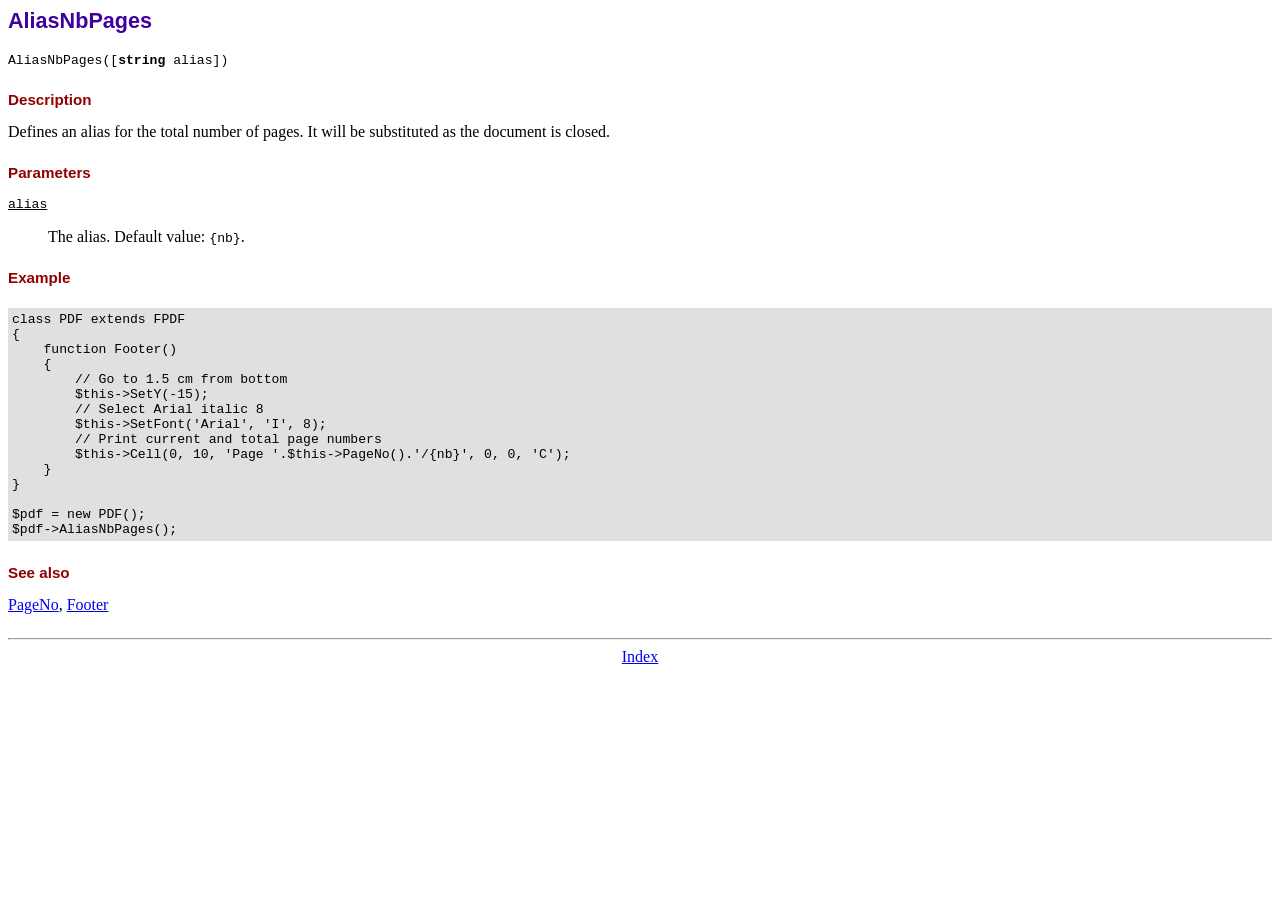
<file: fpdf186/doc/aliasnbpages.htm>
<!DOCTYPE html PUBLIC "-//W3C//DTD HTML 4.01 Transitional//EN">
<html>
<head>
<meta http-equiv="Content-Type" content="text/html; charset=UTF-8">
<title>AliasNbPages</title>
<link type="text/css" rel="stylesheet" href="../fpdf.css">
</head>
<body>
<h1>AliasNbPages</h1>
<code>AliasNbPages([<b>string</b> alias])</code>
<h2>Description</h2>
Defines an alias for the total number of pages. It will be substituted as the document is
closed.
<h2>Parameters</h2>
<dl class="param">
<dt><code>alias</code></dt>
<dd>
The alias. Default value: <code>{nb}</code>.
</dd>
</dl>
<h2>Example</h2>
<div class="doc-source">
<pre><code>class PDF extends FPDF
{
    function Footer()
    {
        // Go to 1.5 cm from bottom
        $this-&gt;SetY(-15);
        // Select Arial italic 8
        $this-&gt;SetFont('Arial', 'I', 8);
        // Print current and total page numbers
        $this-&gt;Cell(0, 10, 'Page '.$this-&gt;PageNo().'/{nb}', 0, 0, 'C');
    }
}

$pdf = new PDF();
$pdf-&gt;AliasNbPages();</code></pre>
</div>
<h2>See also</h2>
<a href="pageno.htm">PageNo</a>,
<a href="footer.htm">Footer</a>
<hr style="margin-top:1.5em">
<div style="text-align:center"><a href="index.htm">Index</a></div>
</body>
</html>
</file>
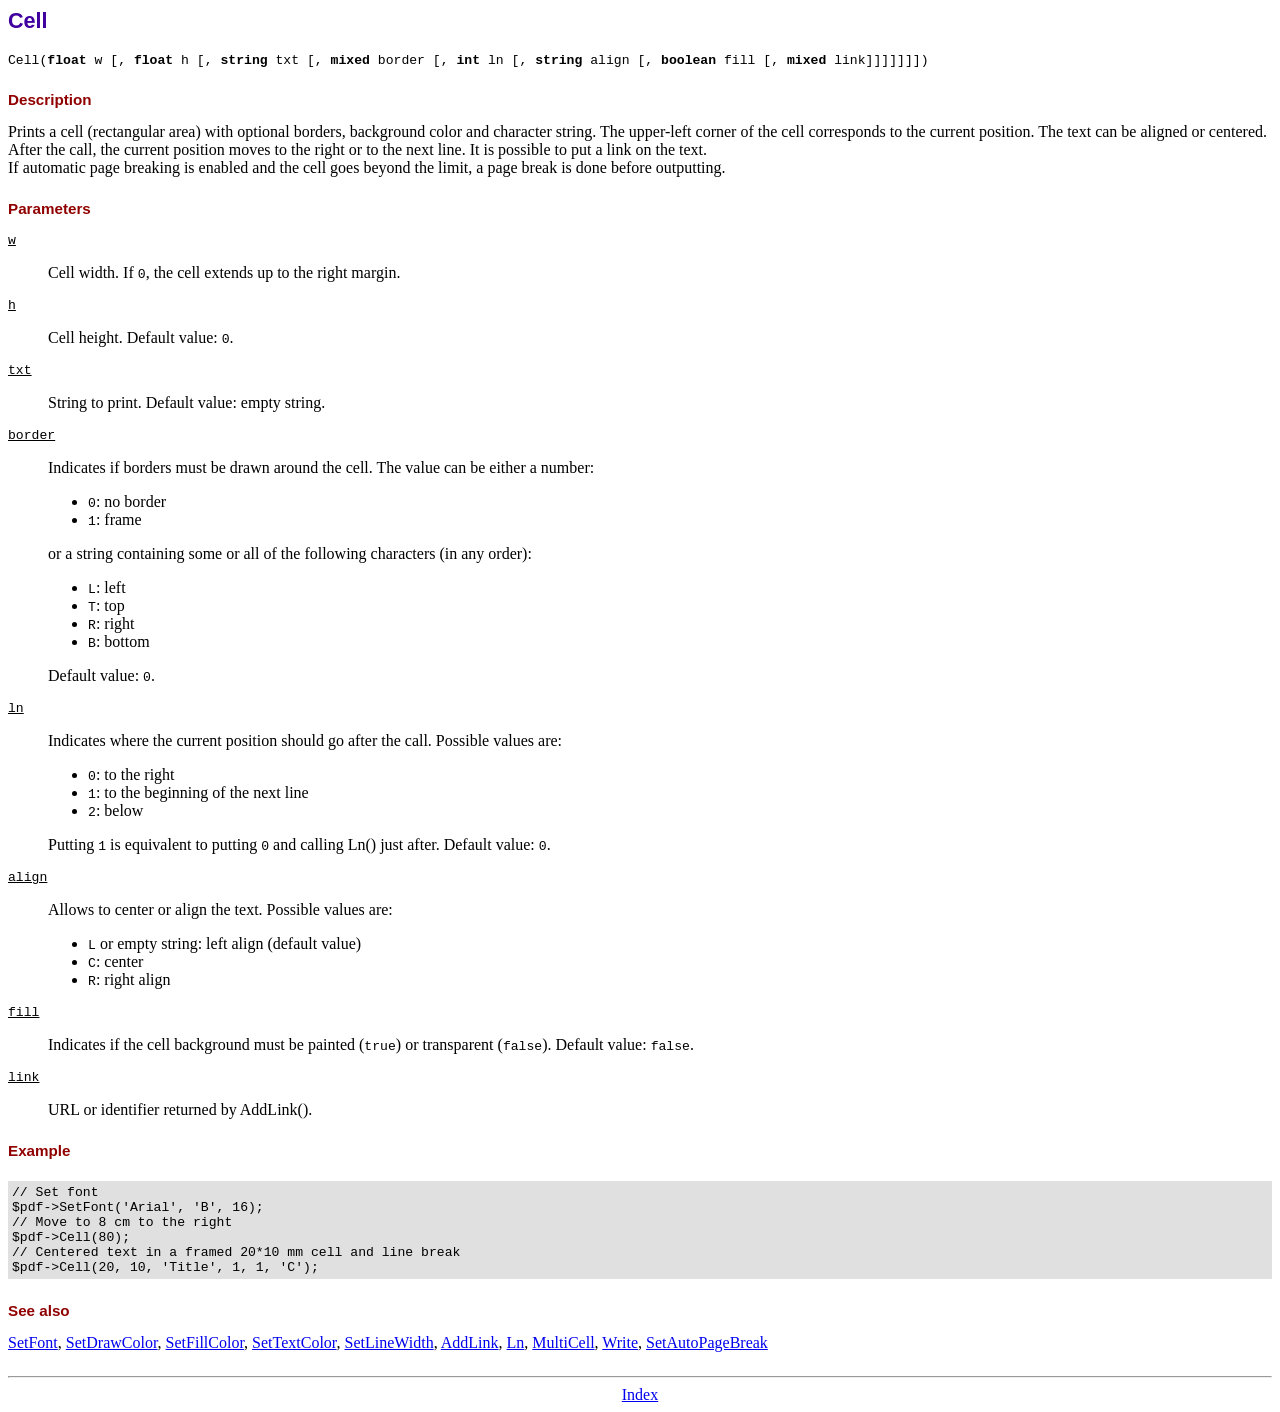
<file: fpdf186/doc/cell.htm>
<!DOCTYPE html PUBLIC "-//W3C//DTD HTML 4.01 Transitional//EN">
<html>
<head>
<meta http-equiv="Content-Type" content="text/html; charset=UTF-8">
<title>Cell</title>
<link type="text/css" rel="stylesheet" href="../fpdf.css">
</head>
<body>
<h1>Cell</h1>
<code>Cell(<b>float</b> w [, <b>float</b> h [, <b>string</b> txt [, <b>mixed</b> border [, <b>int</b> ln [, <b>string</b> align [, <b>boolean</b> fill [, <b>mixed</b> link]]]]]]])</code>
<h2>Description</h2>
Prints a cell (rectangular area) with optional borders, background color and character string.
The upper-left corner of the cell corresponds to the current position. The text can be aligned
or centered. After the call, the current position moves to the right or to the next line. It is
possible to put a link on the text.
<br>
If automatic page breaking is enabled and the cell goes beyond the limit, a page break is
done before outputting.
<h2>Parameters</h2>
<dl class="param">
<dt><code>w</code></dt>
<dd>
Cell width. If <code>0</code>, the cell extends up to the right margin.
</dd>
<dt><code>h</code></dt>
<dd>
Cell height.
Default value: <code>0</code>.
</dd>
<dt><code>txt</code></dt>
<dd>
String to print.
Default value: empty string.
</dd>
<dt><code>border</code></dt>
<dd>
Indicates if borders must be drawn around the cell. The value can be either a number:
<ul>
<li><code>0</code>: no border</li>
<li><code>1</code>: frame</li>
</ul>
or a string containing some or all of the following characters (in any order):
<ul>
<li><code>L</code>: left</li>
<li><code>T</code>: top</li>
<li><code>R</code>: right</li>
<li><code>B</code>: bottom</li>
</ul>
Default value: <code>0</code>.
</dd>
<dt><code>ln</code></dt>
<dd>
Indicates where the current position should go after the call. Possible values are:
<ul>
<li><code>0</code>: to the right</li>
<li><code>1</code>: to the beginning of the next line</li>
<li><code>2</code>: below</li>
</ul>
Putting <code>1</code> is equivalent to putting <code>0</code> and calling Ln() just after.
Default value: <code>0</code>.
</dd>
<dt><code>align</code></dt>
<dd>
Allows to center or align the text. Possible values are:
<ul>
<li><code>L</code> or empty string: left align (default value)</li>
<li><code>C</code>: center</li>
<li><code>R</code>: right align</li>
</ul>
</dd>
<dt><code>fill</code></dt>
<dd>
Indicates if the cell background must be painted (<code>true</code>) or transparent (<code>false</code>).
Default value: <code>false</code>.
</dd>
<dt><code>link</code></dt>
<dd>
URL or identifier returned by AddLink().
</dd>
</dl>
<h2>Example</h2>
<div class="doc-source">
<pre><code>// Set font
$pdf-&gt;SetFont('Arial', 'B', 16);
// Move to 8 cm to the right
$pdf-&gt;Cell(80);
// Centered text in a framed 20*10 mm cell and line break
$pdf-&gt;Cell(20, 10, 'Title', 1, 1, 'C');</code></pre>
</div>
<h2>See also</h2>
<a href="setfont.htm">SetFont</a>,
<a href="setdrawcolor.htm">SetDrawColor</a>,
<a href="setfillcolor.htm">SetFillColor</a>,
<a href="settextcolor.htm">SetTextColor</a>,
<a href="setlinewidth.htm">SetLineWidth</a>,
<a href="addlink.htm">AddLink</a>,
<a href="ln.htm">Ln</a>,
<a href="multicell.htm">MultiCell</a>,
<a href="write.htm">Write</a>,
<a href="setautopagebreak.htm">SetAutoPageBreak</a>
<hr style="margin-top:1.5em">
<div style="text-align:center"><a href="index.htm">Index</a></div>
</body>
</html>
</file>
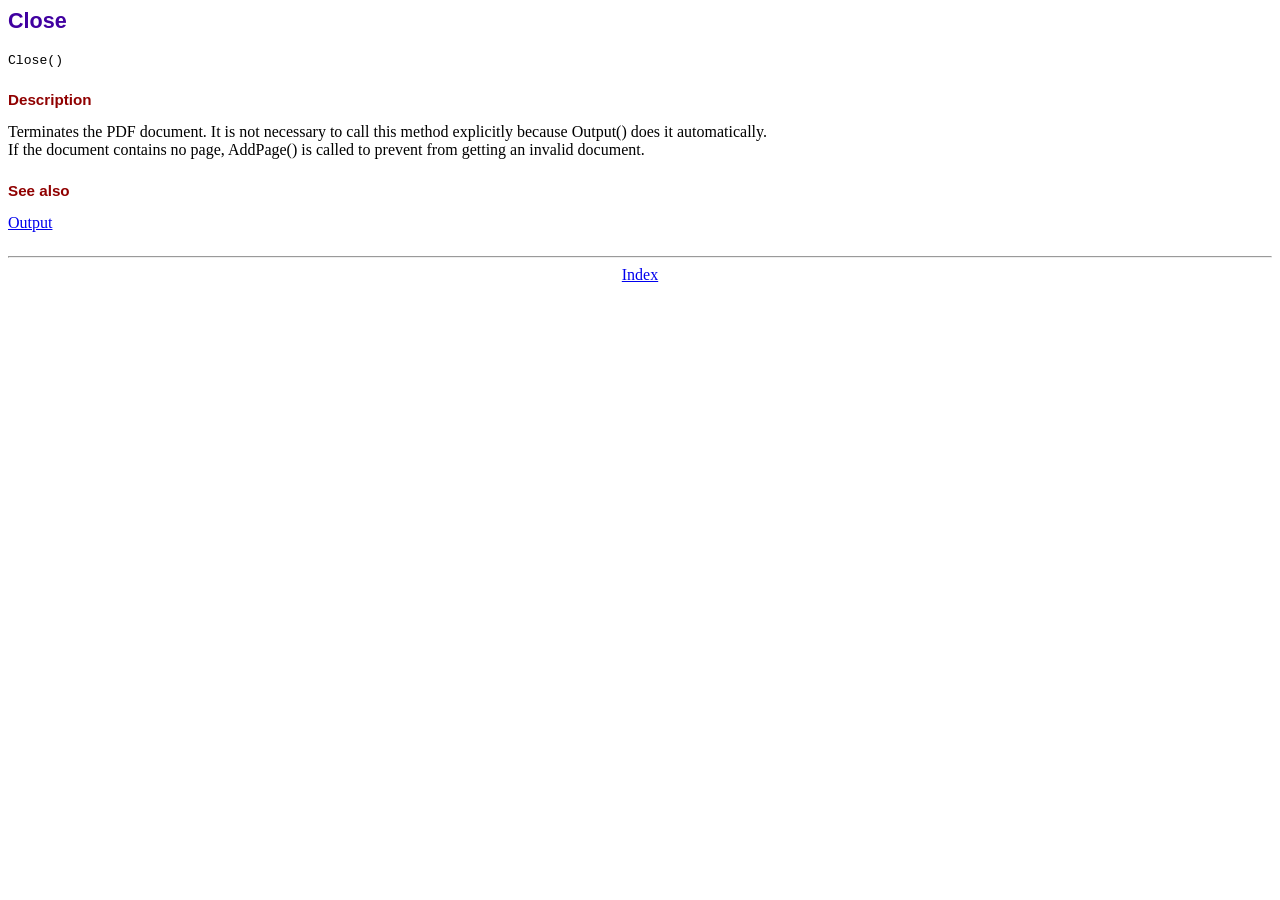
<file: fpdf186/doc/close.htm>
<!DOCTYPE html PUBLIC "-//W3C//DTD HTML 4.01 Transitional//EN">
<html>
<head>
<meta http-equiv="Content-Type" content="text/html; charset=UTF-8">
<title>Close</title>
<link type="text/css" rel="stylesheet" href="../fpdf.css">
</head>
<body>
<h1>Close</h1>
<code>Close()</code>
<h2>Description</h2>
Terminates the PDF document. It is not necessary to call this method explicitly because Output()
does it automatically.
<br>
If the document contains no page, AddPage() is called to prevent from getting an invalid document.
<h2>See also</h2>
<a href="output.htm">Output</a>
<hr style="margin-top:1.5em">
<div style="text-align:center"><a href="index.htm">Index</a></div>
</body>
</html>
</file>
<file: fpdf186/fpdf.css>
body {font-family:"Times New Roman",serif}
h1 {font:bold 135% Arial,sans-serif; color:#4000A0; margin-bottom:0.9em}
h2 {font:bold 95% Arial,sans-serif; color:#900000; margin-top:1.5em; margin-bottom:1em}
dl.param dt {text-decoration:underline}
dl.param dd {margin-top:1em; margin-bottom:1em}
dl.param ul {margin-top:1em; margin-bottom:1em}
tt, code, kbd {font-family:"Courier New",Courier,monospace; font-size:82%}
div.source {margin-top:1.4em; margin-bottom:1.3em}
div.source pre {display:table; border:1px solid #24246A; width:100%; margin:0em; font-family:inherit; font-size:100%}
div.source code {display:block; border:1px solid #C5C5EC; background-color:#F0F5FF; padding:6px; color:#000000}
div.doc-source {margin-top:1.4em; margin-bottom:1.3em}
div.doc-source pre {display:table; width:100%; margin:0em; font-family:inherit; font-size:100%}
div.doc-source code {display:block; background-color:#E0E0E0; padding:4px}
.kw {color:#000080; font-weight:bold}
.str {color:#CC0000}
.cmt {color:#008000}
p.demo {text-align:center; margin-top:-0.9em}
a.demo {text-decoration:none; font-weight:bold; color:#0000CC}
a.demo:link {text-decoration:none; font-weight:bold; color:#0000CC}
a.demo:hover {text-decoration:none; font-weight:bold; color:#0000FF}
a.demo:active {text-decoration:none; font-weight:bold; color:#0000FF}
</file>
<file: styles1.css>
:root {
    --ink: #0f1117;
    --ink-soft: #3d4353;
    --ink-faint: #6b7280;
    --rule: #e2e5ec;
    --surface: #f7f8fa;
    --white: #ffffff;
    --accent: #1d4ed8;
    --accent-light: #eff6ff;
    --accent-hover: #1e40af;
    --green: #059669;
    --green-light: #ecfdf5;
    --amber: #d97706;
    --amber-light: #fffbeb;
    --red: #dc2626;
    --red-light: #fef2f2;
    --purple: #7c3aed;
    --purple-light: #f5f3ff;
    --sidebar-w: 240px;
    --header-h: 60px;
    --radius: 8px;
    --shadow: 0 1px 3px rgba(0,0,0,.08), 0 1px 2px rgba(0,0,0,.05);
    --shadow-md: 0 4px 12px rgba(0,0,0,.1);
  }

  *, *::before, *::after { box-sizing: border-box; margin: 0; padding: 0; }

  body {
    font-family: 'Inter', sans-serif;
    background: var(--surface);
    color: var(--ink);
    font-size: 14px;
    line-height: 1.5;
    min-height: 100vh;
  }

  /* ── AUTH SCREEN ── */
  #auth-screen {
    min-height: 100vh;
    display: flex;
    align-items: center;
    justify-content: center;
    background: linear-gradient(135deg, #0f1117 0%, #1e293b 100%);
  }

  .auth-card {
    background: var(--white);
    border-radius: 16px;
    padding: 48px 40px;
    width: 420px;
    box-shadow: 0 20px 60px rgba(0,0,0,.3);
  }

  .auth-logo {
    display: flex;
    align-items: center;
    gap: 10px;
    margin-bottom: 32px;
  }

  .auth-logo-mark {
    width: 36px; height: 36px;
    background: var(--accent);
    border-radius: 8px;
    display: flex; align-items: center; justify-content: center;
    color: white; font-weight: 700; font-size: 16px;
    font-family: 'JetBrains Mono', monospace;
  }

  .auth-logo-text { font-size: 20px; font-weight: 700; color: var(--ink); }
  .auth-logo-sub { font-size: 11px; color: var(--ink-faint); letter-spacing: .06em; text-transform: uppercase; }

  .auth-title { font-size: 22px; font-weight: 700; margin-bottom: 6px; }
  .auth-sub { color: var(--ink-faint); margin-bottom: 28px; font-size: 13px; }

  .form-group { margin-bottom: 16px; }
  .form-group label { display: block; font-size: 12px; font-weight: 600; color: var(--ink-soft); margin-bottom: 6px; letter-spacing: .04em; text-transform: uppercase; }

  .form-control {
    width: 100%; padding: 10px 14px;
    border: 1.5px solid var(--rule);
    border-radius: var(--radius);
    font-size: 14px; font-family: inherit;
    color: var(--ink);
    background: var(--white);
    transition: border-color .15s;
    outline: none;
  }
  .form-control:focus { border-color: var(--accent); box-shadow: 0 0 0 3px rgba(29,78,216,.1); }

  .role-pills { display: flex; gap: 8px; margin-bottom: 24px; }
  .role-pill {
    flex: 1; padding: 8px; text-align: center;
    border: 1.5px solid var(--rule); border-radius: var(--radius);
    font-size: 12px; font-weight: 600; cursor: pointer;
    color: var(--ink-faint); transition: all .15s;
  }
  .role-pill.active { border-color: var(--accent); color: var(--accent); background: var(--accent-light); }

  .btn {
    display: inline-flex; align-items: center; justify-content: center; gap: 6px;
    padding: 10px 18px; border-radius: var(--radius);
    font-size: 13px; font-weight: 600; font-family: inherit;
    cursor: pointer; border: none; transition: all .15s;
    text-decoration: none;
  }
  .btn-primary { background: var(--accent); color: white; }
  .btn-primary:hover { background: var(--accent-hover); }
  .btn-outline { background: transparent; border: 1.5px solid var(--rule); color: var(--ink-soft); }
  .btn-outline:hover { border-color: var(--accent); color: var(--accent); background: var(--accent-light); }
  .btn-danger { background: var(--red); color: white; }
  .btn-danger:hover { background: #b91c1c; }
  .btn-success { background: var(--green); color: white; }
  .btn-success:hover { background: #047857; }
  .btn-sm { padding: 6px 12px; font-size: 12px; }
  .btn-full { width: 100%; }

  /* ── APP SHELL ── */
  #app { display: none; }
  #app.active { display: flex; min-height: 100vh; }

  /* ── SIDEBAR ── */
  .sidebar {
    width: var(--sidebar-w); min-height: 100vh;
    background: var(--ink);
    display: flex; flex-direction: column;
    position: fixed; left: 0; top: 0; bottom: 0;
    z-index: 100;
  }

  .sidebar-brand {
    padding: 20px 20px 16px;
    border-bottom: 1px solid rgba(255,255,255,.08);
    display: flex; align-items: center; gap: 10px;
  }
  .sidebar-brand-mark {
    width: 32px; height: 32px; background: var(--accent);
    border-radius: 7px; display: flex; align-items: center; justify-content: center;
    color: white; font-weight: 700; font-size: 14px;
    font-family: 'JetBrains Mono', monospace;
  }
  .sidebar-brand-name { color: white; font-size: 16px; font-weight: 700; }
  .sidebar-brand-tagline { color: rgba(255,255,255,.4); font-size: 10px; }

  .sidebar-user {
    padding: 14px 20px;
    border-bottom: 1px solid rgba(255,255,255,.08);
    display: flex; align-items: center; gap: 10px;
  }
  .sidebar-avatar {
    width: 34px; height: 34px; border-radius: 50%;
    background: var(--accent); color: white;
    display: flex; align-items: center; justify-content: center;
    font-size: 13px; font-weight: 700; flex-shrink: 0;
  }
  .sidebar-user-name { color: white; font-size: 13px; font-weight: 600; }
  .sidebar-user-role { color: rgba(255,255,255,.4); font-size: 11px; }

  .sidebar-nav { flex: 1; padding: 12px 0; overflow-y: auto; }
  .nav-section-label {
    padding: 12px 20px 4px;
    color: rgba(255,255,255,.3); font-size: 10px;
    font-weight: 700; letter-spacing: .08em; text-transform: uppercase;
  }

  .nav-item {
    display: flex; align-items: center; gap: 10px;
    padding: 9px 20px; cursor: pointer;
    color: rgba(255,255,255,.6); font-size: 13px; font-weight: 500;
    transition: all .15s; border-left: 3px solid transparent;
    user-select: none;
  }
  .nav-item:hover { color: white; background: rgba(255,255,255,.05); }
  .nav-item.active { color: white; background: rgba(29,78,216,.25); border-left-color: var(--accent); }
  .nav-item svg { width: 16px; height: 16px; flex-shrink: 0; }

  .sidebar-footer {
    padding: 14px 20px;
    border-top: 1px solid rgba(255,255,255,.08);
  }
  .btn-logout {
    display: flex; align-items: center; gap: 8px;
    color: rgba(255,255,255,.4); font-size: 12px; font-weight: 500;
    cursor: pointer; transition: color .15s;
  }
  .btn-logout:hover { color: white; }

  /* ── MAIN ── */
  .main { margin-left: var(--sidebar-w); flex: 1; display: flex; flex-direction: column; }

  .topbar {
    height: var(--header-h); background: var(--white);
    border-bottom: 1px solid var(--rule);
    display: flex; align-items: center; justify-content: space-between;
    padding: 0 28px; position: sticky; top: 0; z-index: 50;
  }

  .topbar-title { font-size: 16px; font-weight: 700; color: var(--ink); }
  .topbar-breadcrumb { color: var(--ink-faint); font-size: 12px; margin-top: 1px; }

  .topbar-right { display: flex; align-items: center; gap: 12px; }

  .clock-badge {
    display: flex; align-items: center; gap: 6px;
    padding: 6px 12px; border-radius: 20px;
    background: var(--green-light); color: var(--green);
    font-size: 12px; font-weight: 600;
    font-family: 'JetBrains Mono', monospace;
  }
  .clock-dot {
    width: 6px; height: 6px; border-radius: 50%;
    background: var(--green); animation: pulse 2s infinite;
  }
  @keyframes pulse { 0%,100%{opacity:1} 50%{opacity:.4} }

  .content { padding: 28px; flex: 1; }

  /* ── VIEWS ── */
  .view { display: none; }
  .view.active { display: block; }

  /* ── STAT CARDS ── */
  .stats-grid { display: grid; grid-template-columns: repeat(auto-fit, minmax(200px,1fr)); gap: 16px; margin-bottom: 24px; }

  .stat-card {
    background: var(--white); border-radius: var(--radius);
    padding: 20px 22px; border: 1px solid var(--rule);
    box-shadow: var(--shadow);
  }
  .stat-label { font-size: 11px; font-weight: 700; color: var(--ink-faint); text-transform: uppercase; letter-spacing: .06em; margin-bottom: 8px; }
  .stat-value { font-size: 28px; font-weight: 700; color: var(--ink); font-family: 'JetBrains Mono', monospace; }
  .stat-sub { font-size: 11px; color: var(--ink-faint); margin-top: 4px; }
  .stat-badge { display: inline-flex; align-items: center; gap: 4px; font-size: 11px; font-weight: 600; padding: 2px 7px; border-radius: 10px; margin-top: 6px; }
  .stat-badge.up { background: var(--green-light); color: var(--green); }
  .stat-badge.warn { background: var(--amber-light); color: var(--amber); }

  /* ── CARDS ── */
  .card {
    background: var(--white); border-radius: var(--radius);
    border: 1px solid var(--rule); box-shadow: var(--shadow);
    margin-bottom: 20px;
  }
  .card-header {
    padding: 16px 20px; border-bottom: 1px solid var(--rule);
    display: flex; align-items: center; justify-content: space-between;
  }
  .card-title { font-size: 14px; font-weight: 700; color: var(--ink); }
  .card-body { padding: 20px; }

  /* ── CLOCK IN/OUT ── */
  .clock-panel {
    background: linear-gradient(135deg, #0f1117 0%, #1d2d50 100%);
    border-radius: 12px; padding: 36px; color: white;
    margin-bottom: 20px; position: relative; overflow: hidden;
  }
  .clock-panel::before {
    content: '';
    position: absolute; top: -40px; right: -40px;
    width: 160px; height: 160px;
    background: rgba(29,78,216,.2); border-radius: 50%;
  }
  .live-clock {
    font-size: 52px; font-weight: 300; letter-spacing: -2px;
    font-family: 'JetBrains Mono', monospace;
    margin-bottom: 4px;
  }
  .live-date { font-size: 14px; color: rgba(255,255,255,.5); margin-bottom: 28px; }
  .clock-actions { display: flex; gap: 12px; flex-wrap: wrap; }
  .btn-clock-in {
    padding: 12px 28px; background: var(--green); color: white;
    border: none; border-radius: var(--radius); font-size: 14px; font-weight: 700;
    cursor: pointer; transition: background .15s; font-family: inherit;
  }
  .btn-clock-in:hover { background: #047857; }
  .btn-clock-out {
    padding: 12px 28px; background: rgba(255,255,255,.1); color: white;
    border: 1.5px solid rgba(255,255,255,.2); border-radius: var(--radius);
    font-size: 14px; font-weight: 700; cursor: pointer; transition: all .15s; font-family: inherit;
  }
  .btn-clock-out:hover { background: rgba(220,38,38,.8); border-color: transparent; }
  .btn-clock-out:disabled { opacity: .3; cursor: not-allowed; }

  .clock-status {
    display: inline-flex; align-items: center; gap: 6px;
    padding: 4px 10px; border-radius: 20px; font-size: 11px; font-weight: 600;
    margin-bottom: 16px;
  }
  .clock-status.in { background: rgba(5,150,105,.2); color: #34d399; }
  .clock-status.out { background: rgba(255,255,255,.1); color: rgba(255,255,255,.5); }

  /* ── TABLE ── */
  .table-wrap { overflow-x: auto; }
  table { width: 100%; border-collapse: collapse; }
  thead th {
    padding: 10px 14px; text-align: left;
    font-size: 11px; font-weight: 700; color: var(--ink-faint);
    text-transform: uppercase; letter-spacing: .05em;
    border-bottom: 1px solid var(--rule);
    background: var(--surface);
  }
  tbody td { padding: 12px 14px; border-bottom: 1px solid var(--rule); font-size: 13px; }
  tbody tr:last-child td { border-bottom: none; }
  tbody tr:hover td { background: var(--surface); }

  .badge {
    display: inline-flex; align-items: center; gap: 4px;
    padding: 3px 8px; border-radius: 10px;
    font-size: 11px; font-weight: 600;
  }
  .badge-green { background: var(--green-light); color: var(--green); }
  .badge-amber { background: var(--amber-light); color: var(--amber); }
  .badge-red { background: var(--red-light); color: var(--red); }
  .badge-blue { background: var(--accent-light); color: var(--accent); }
  .badge-purple { background: var(--purple-light); color: var(--purple); }
  .badge-gray { background: var(--surface); color: var(--ink-faint); }

  /* ── TIMESHEET GRID ── */
  .ts-grid { display: grid; grid-template-columns: 160px repeat(7,1fr); gap: 0; }
  .ts-cell {
    padding: 10px 12px; border: 1px solid var(--rule);
    font-size: 12px; margin: -0.5px;
  }
  .ts-header { background: var(--surface); font-weight: 700; text-align: center; color: var(--ink-soft); font-size: 11px; }
  .ts-label { font-weight: 600; color: var(--ink); background: var(--surface); }
  .ts-input {
    width: 100%; border: none; outline: none; background: transparent;
    font-size: 12px; font-family: 'JetBrains Mono', monospace;
    color: var(--ink); text-align: center;
  }
  .ts-input:focus { background: var(--accent-light); }
  .ts-total { font-weight: 700; font-family: 'JetBrains Mono', monospace; text-align: center; color: var(--accent); }
  .ts-weekend { background: #fafafa; }

  /* ── WEEK NAV ── */
  .week-nav { display: flex; align-items: center; gap: 12px; margin-bottom: 20px; }
  .week-nav-btn {
    width: 32px; height: 32px; border-radius: 6px;
    border: 1.5px solid var(--rule); background: white;
    cursor: pointer; display: flex; align-items: center; justify-content: center;
    color: var(--ink-soft); font-size: 16px; transition: all .15s;
  }
  .week-nav-btn:hover { border-color: var(--accent); color: var(--accent); }
  .week-label { font-size: 14px; font-weight: 700; color: var(--ink); }

  /* ── FORM GRID ── */
  .form-row { display: grid; grid-template-columns: 1fr 1fr; gap: 16px; margin-bottom: 16px; }
  .form-row.three { grid-template-columns: 1fr 1fr 1fr; }
  .form-row.single { grid-template-columns: 1fr; }

  /* ── APPROVAL LIST ── */
  .approval-item {
    display: flex; align-items: center; gap: 16px;
    padding: 14px 20px; border-bottom: 1px solid var(--rule);
    transition: background .1s;
  }
  .approval-item:last-child { border-bottom: none; }
  .approval-item:hover { background: var(--surface); }
  .approval-avatar {
    width: 38px; height: 38px; border-radius: 50%;
    display: flex; align-items: center; justify-content: center;
    font-size: 14px; font-weight: 700; color: white; flex-shrink: 0;
  }
  .approval-info { flex: 1; }
  .approval-name { font-weight: 600; font-size: 13px; }
  .approval-meta { color: var(--ink-faint); font-size: 12px; margin-top: 2px; }
  .approval-actions { display: flex; gap: 8px; }

  /* ── CHARTS ── */
  .chart-bar-wrap { padding: 4px 0; }
  .chart-bar-row { display: flex; align-items: center; gap: 10px; margin-bottom: 10px; }
  .chart-bar-label { width: 80px; font-size: 12px; color: var(--ink-soft); text-align: right; flex-shrink: 0; }
  .chart-bar-track { flex: 1; height: 20px; background: var(--surface); border-radius: 4px; overflow: hidden; }
  .chart-bar-fill { height: 100%; border-radius: 4px; transition: width 1s cubic-bezier(.4,0,.2,1); display: flex; align-items: center; padding-left: 8px; }
  .chart-bar-fill span { font-size: 11px; font-weight: 700; color: white; white-space: nowrap; }

  /* ── DONUT ── */
  .donut-wrap { display: flex; gap: 24px; align-items: center; flex-wrap: wrap; }
  .donut-legend { display: flex; flex-direction: column; gap: 8px; }
  .donut-legend-item { display: flex; align-items: center; gap: 8px; font-size: 12px; }
  .donut-dot { width: 10px; height: 10px; border-radius: 50%; flex-shrink: 0; }

  /* ── TABS ── */
  .tabs { display: flex; gap: 0; border-bottom: 1px solid var(--rule); margin-bottom: 20px; }
  .tab {
    padding: 10px 18px; font-size: 13px; font-weight: 600;
    color: var(--ink-faint); cursor: pointer; border-bottom: 2px solid transparent;
    margin-bottom: -1px; transition: all .15s;
  }
  .tab:hover { color: var(--ink); }
  .tab.active { color: var(--accent); border-bottom-color: var(--accent); }

  /* ── MODAL ── */
  .modal-overlay {
    position: fixed; inset: 0; background: rgba(0,0,0,.5);
    display: flex; align-items: center; justify-content: center;
    z-index: 1000; opacity: 0; pointer-events: none; transition: opacity .2s;
  }
  .modal-overlay.open { opacity: 1; pointer-events: all; }
  .modal {
    background: white; border-radius: 12px; padding: 28px;
    width: 520px; max-width: 95vw; max-height: 90vh; overflow-y: auto;
    transform: translateY(10px); transition: transform .2s;
    box-shadow: 0 20px 60px rgba(0,0,0,.25);
  }
  .modal-overlay.open .modal { transform: translateY(0); }
  .modal-header { display: flex; align-items: center; justify-content: space-between; margin-bottom: 20px; }
  .modal-title { font-size: 16px; font-weight: 700; }
  .modal-close { cursor: pointer; color: var(--ink-faint); font-size: 20px; line-height: 1; }
  .modal-close:hover { color: var(--ink); }
  .modal-footer { display: flex; justify-content: flex-end; gap: 10px; margin-top: 24px; }

  /* ── TOAST ── */
  #toast-container {
    position: fixed; bottom: 24px; right: 24px;
    display: flex; flex-direction: column; gap: 8px; z-index: 9999;
  }
  .toast {
    background: var(--ink); color: white;
    padding: 12px 18px; border-radius: 8px;
    font-size: 13px; font-weight: 500;
    box-shadow: var(--shadow-md); display: flex; align-items: center; gap: 8px;
    animation: slideIn .2s ease;
    max-width: 320px;
  }
  .toast.success { background: var(--green); }
  .toast.error { background: var(--red); }
  @keyframes slideIn { from{transform:translateX(100%);opacity:0} to{transform:translateX(0);opacity:1} }

  /* ── REPORT CARDS ── */
  .report-grid { display: grid; grid-template-columns: repeat(auto-fit, minmax(280px, 1fr)); gap: 20px; }
  .report-card {
    background: white; border: 1px solid var(--rule); border-radius: var(--radius);
    padding: 20px; cursor: pointer; transition: all .15s; box-shadow: var(--shadow);
  }
  .report-card:hover { border-color: var(--accent); box-shadow: 0 0 0 3px rgba(29,78,216,.1); }
  .report-icon { width: 40px; height: 40px; border-radius: 8px; display: flex; align-items: center; justify-content: center; margin-bottom: 12px; font-size: 20px; }
  .report-name { font-size: 14px; font-weight: 700; margin-bottom: 4px; }
  .report-desc { font-size: 12px; color: var(--ink-faint); }

  /* ── ADMIN PERSONNEL ── */
  .personnel-row { display: flex; align-items: center; gap: 14px; padding: 12px 20px; border-bottom: 1px solid var(--rule); }
  .personnel-row:hover { background: var(--surface); }
  .personnel-avatar {
    width: 36px; height: 36px; border-radius: 50%;
    display: flex; align-items: center; justify-content: center;
    font-size: 13px; font-weight: 700; color: white; flex-shrink: 0;
  }
  .personnel-name { font-weight: 600; font-size: 13px; }
  .personnel-dept { font-size: 11px; color: var(--ink-faint); }
  .personnel-actions { margin-left: auto; display: flex; gap: 8px; }

  /* ── EMPTY STATE ── */
  .empty-state { text-align: center; padding: 48px 24px; color: var(--ink-faint); }
  .empty-icon { font-size: 40px; margin-bottom: 12px; }
  .empty-title { font-size: 15px; font-weight: 600; color: var(--ink-soft); margin-bottom: 6px; }
  .empty-desc { font-size: 13px; }

  /* ── UTILITIES ── */
  .flex { display: flex; }
  .items-center { align-items: center; }
  .gap-8 { gap: 8px; }
  .gap-12 { gap: 12px; }
  .mb-16 { margin-bottom: 16px; }
  .mb-20 { margin-bottom: 20px; }
  .text-right { text-align: right; }
  .mono { font-family: 'JetBrains Mono', monospace; }
  .text-faint { color: var(--ink-faint); }
  .text-green { color: var(--green); }
  .text-red { color: var(--red); }
  .font-bold { font-weight: 700; }
  .divider { border: none; border-top: 1px solid var(--rule); margin: 16px 0; }

  select.form-control { appearance: none; background-image: url("data:image/svg+xml,%3Csvg xmlns='http://www.w3.org/2000/svg' width='12' height='12' viewBox='0 0 24 24' fill='none' stroke='%236b7280' stroke-width='2'%3E%3Cpath d='M6 9l6 6 6-6'/%3E%3C/svg%3E"); background-repeat: no-repeat; background-position: right 12px center; padding-right: 32px; }

  textarea.form-control { resize: vertical; min-height: 80px; }

  @media (max-width: 768px) {
    .sidebar { transform: translateX(-100%); }
    .main { margin-left: 0; }
    .form-row { grid-template-columns: 1fr; }
    .stats-grid { grid-template-columns: 1fr 1fr; }
    .ts-grid { grid-template-columns: 100px repeat(7,1fr); }
  }
</file>
